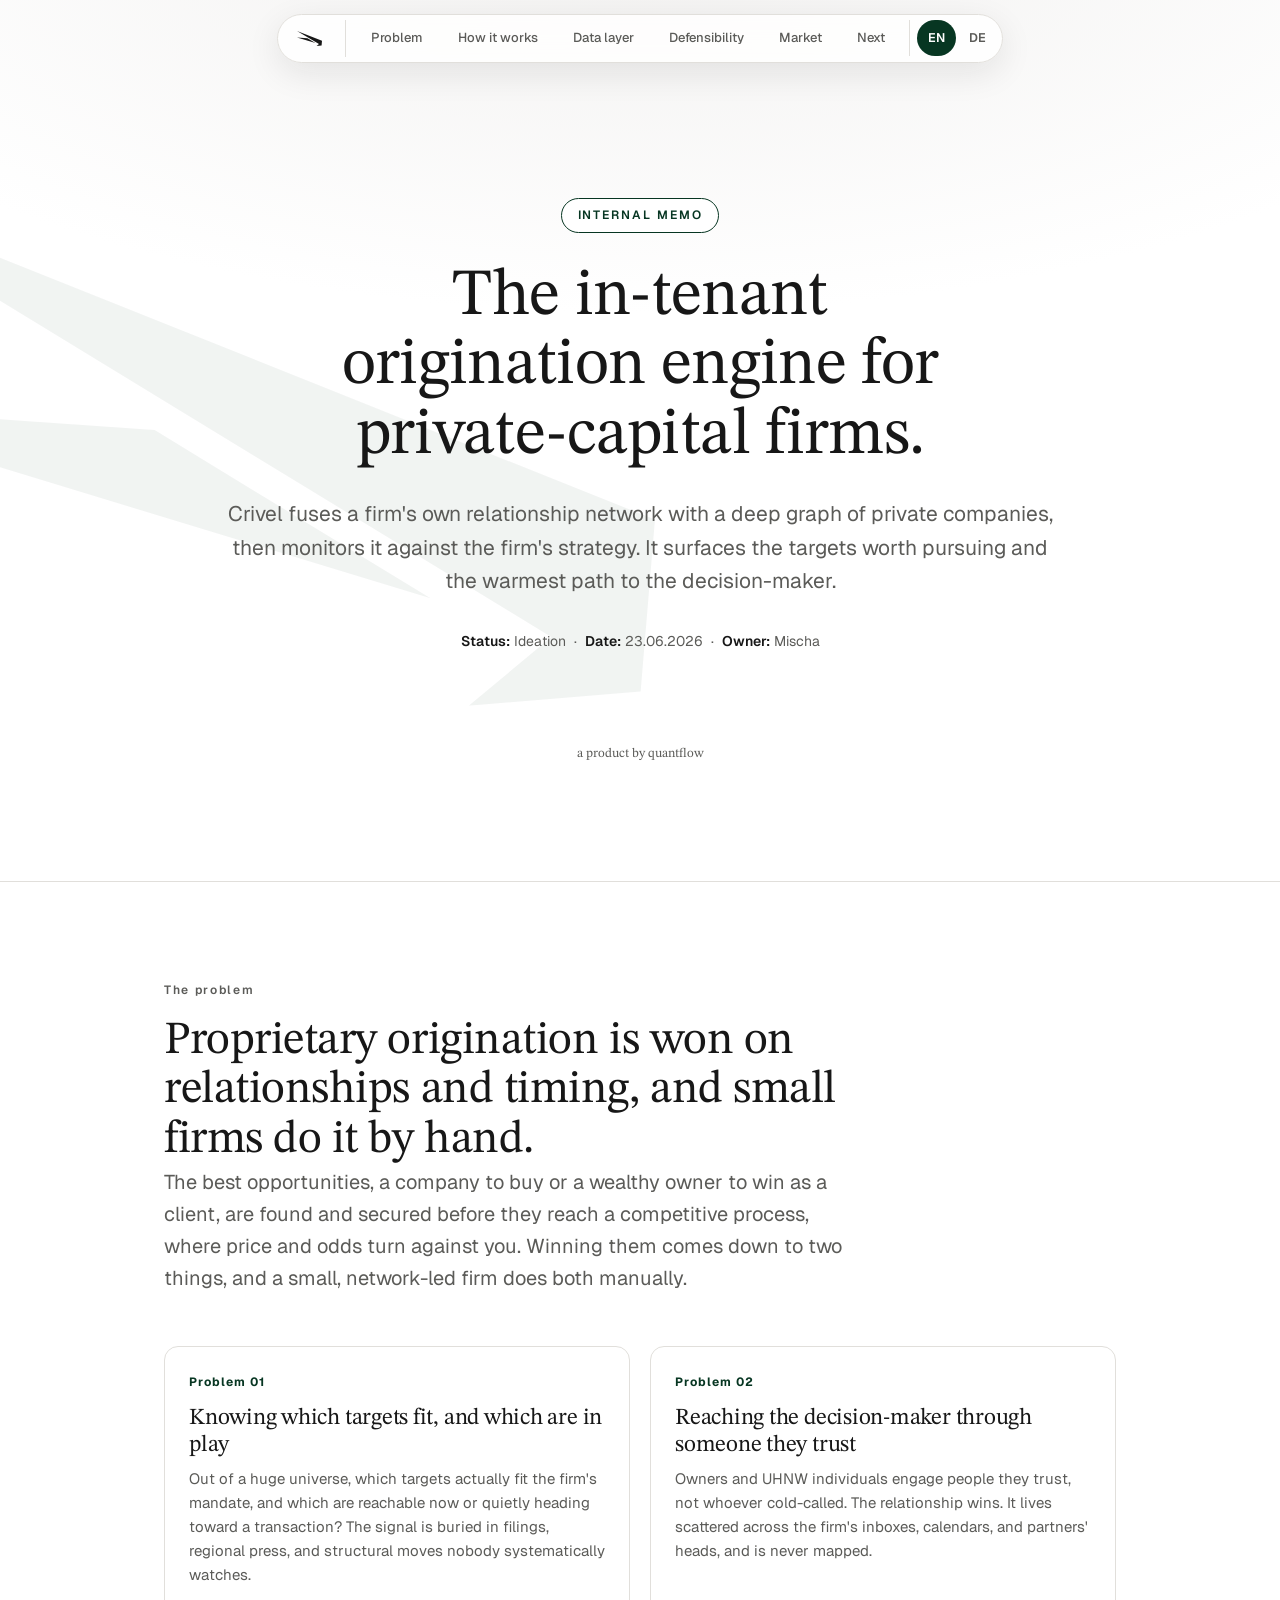
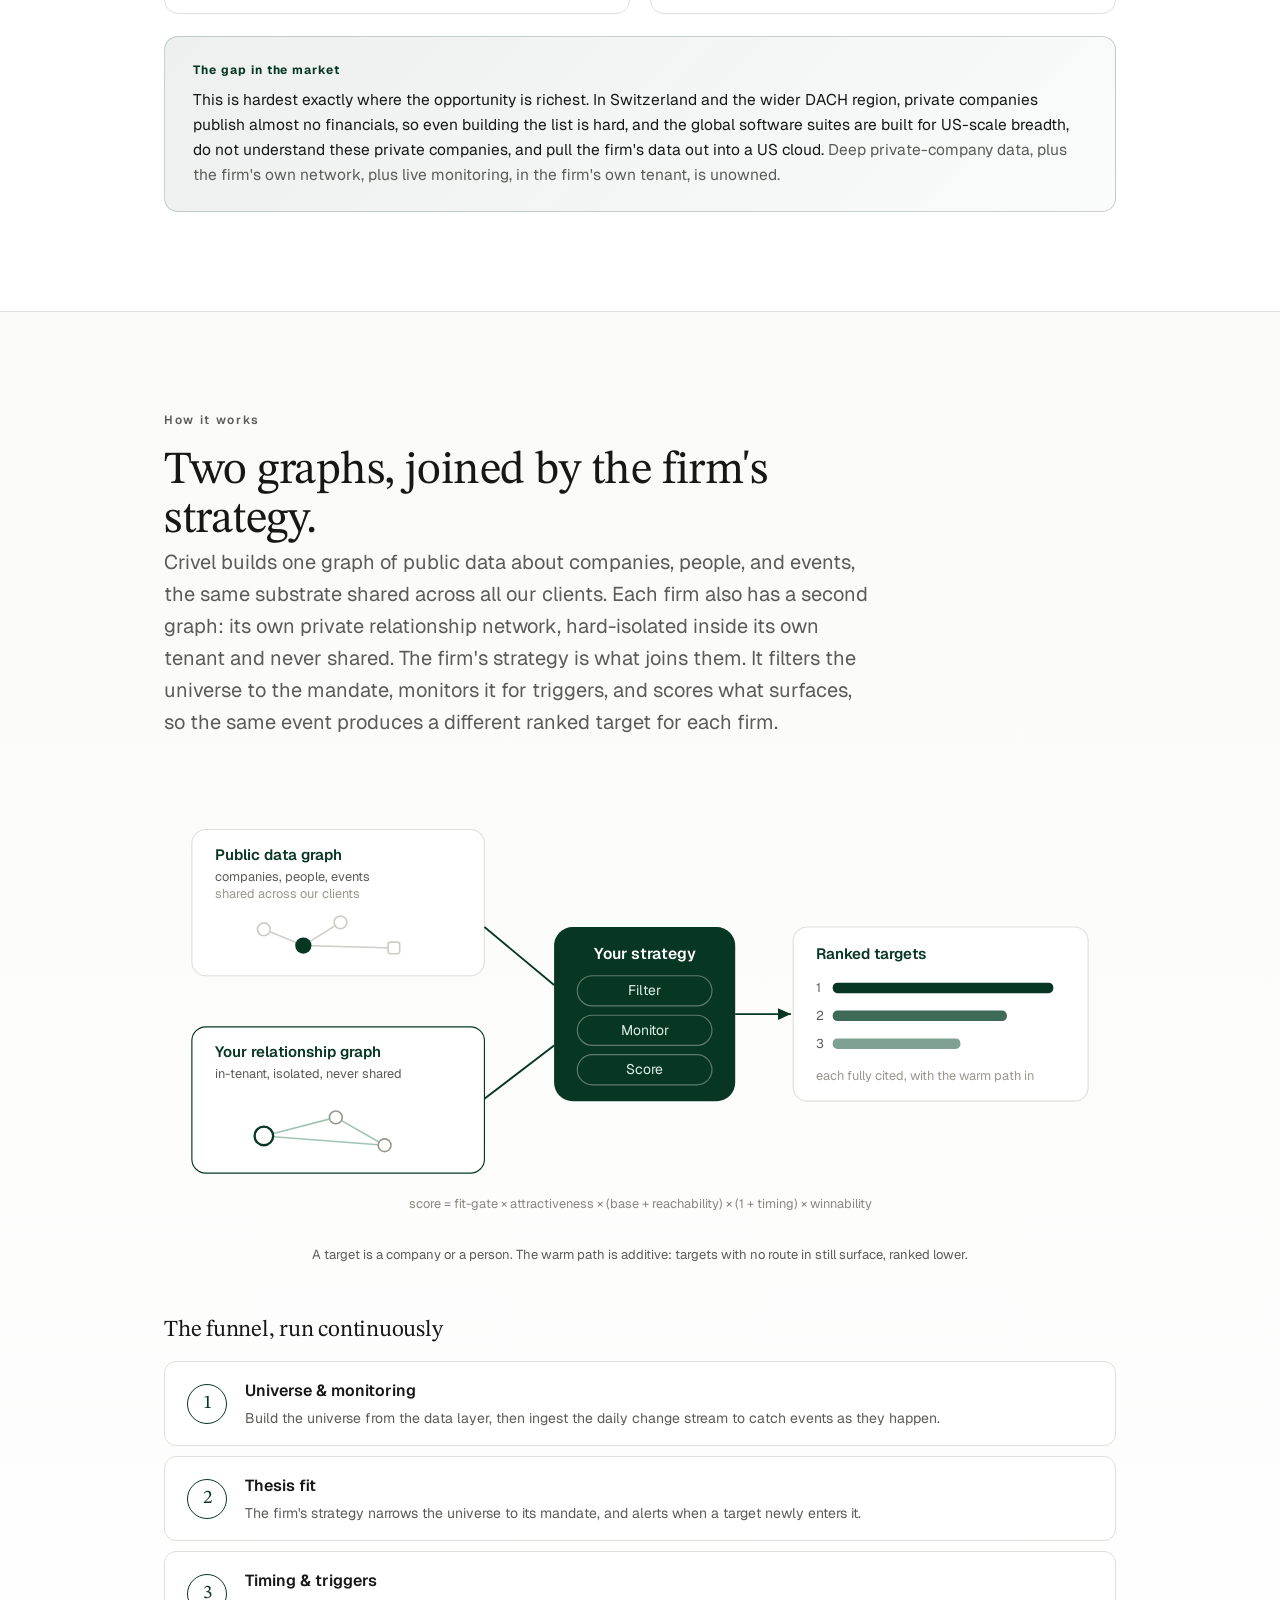
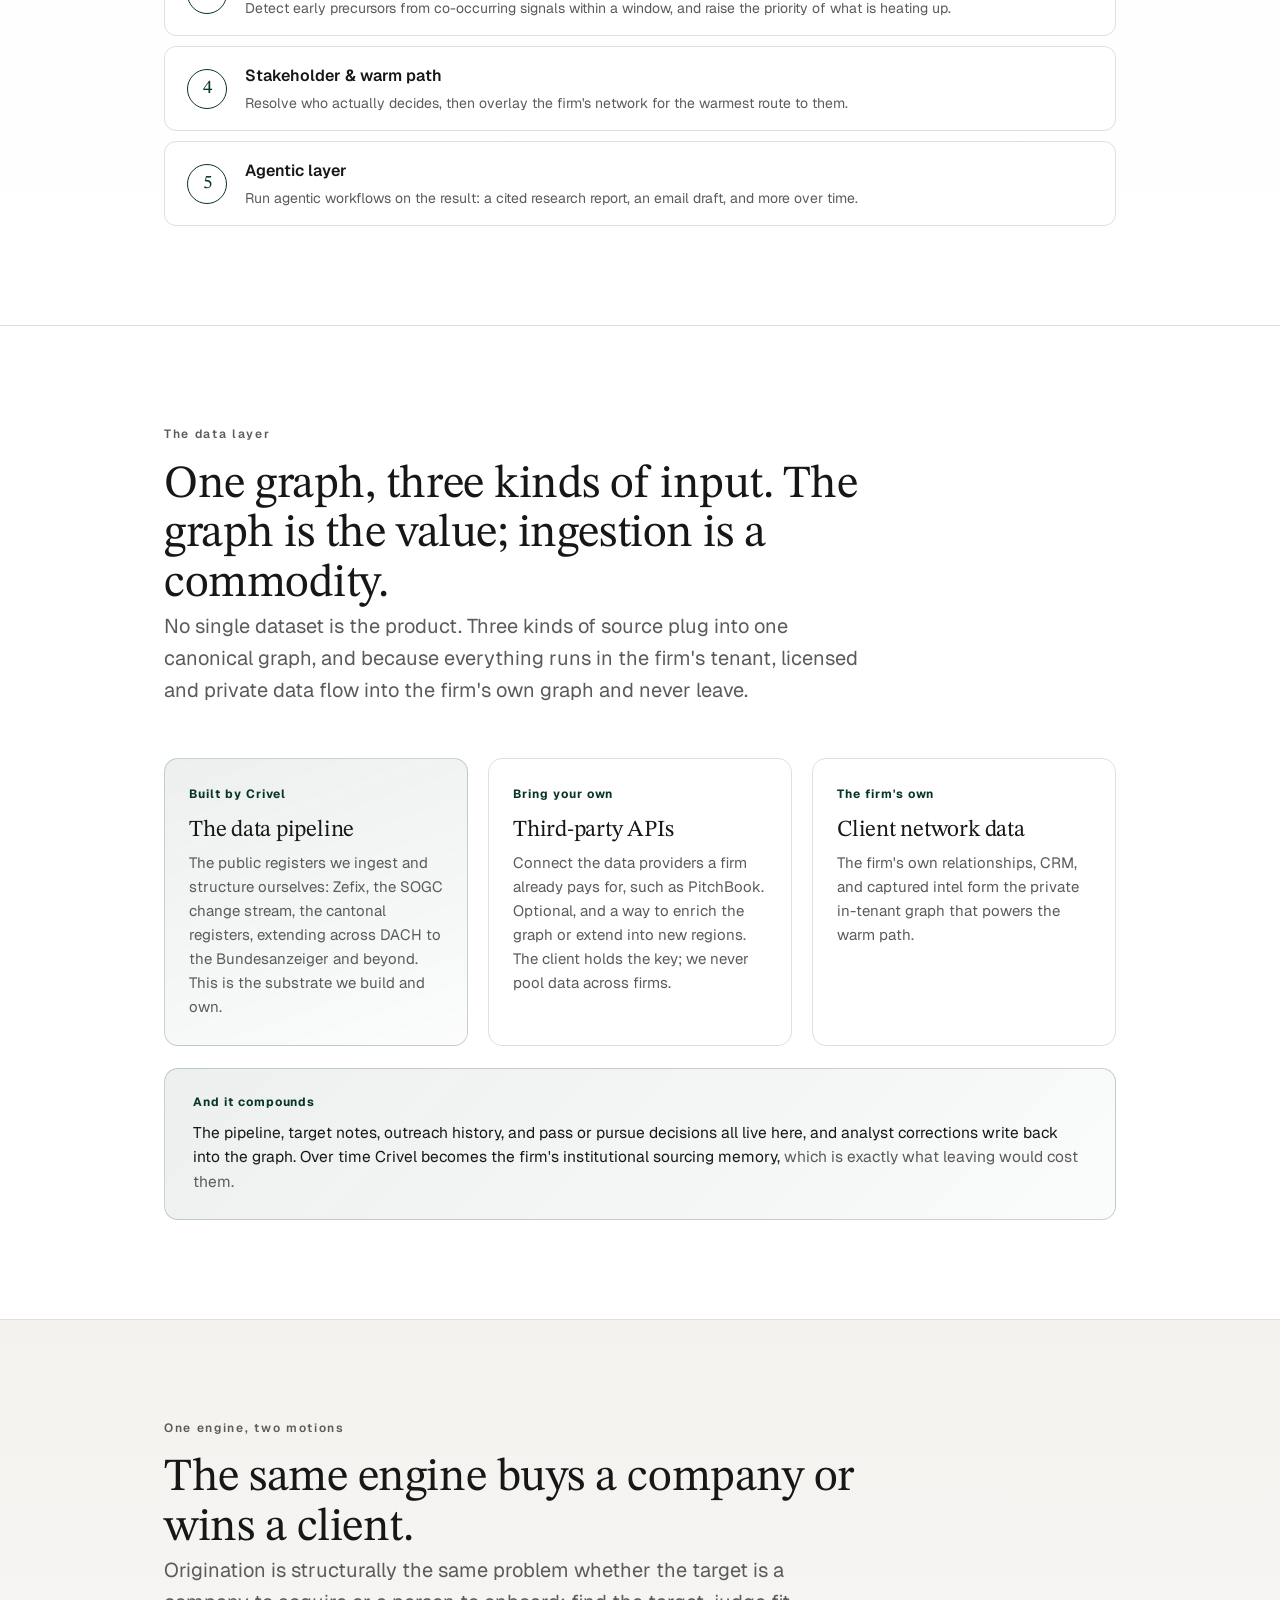
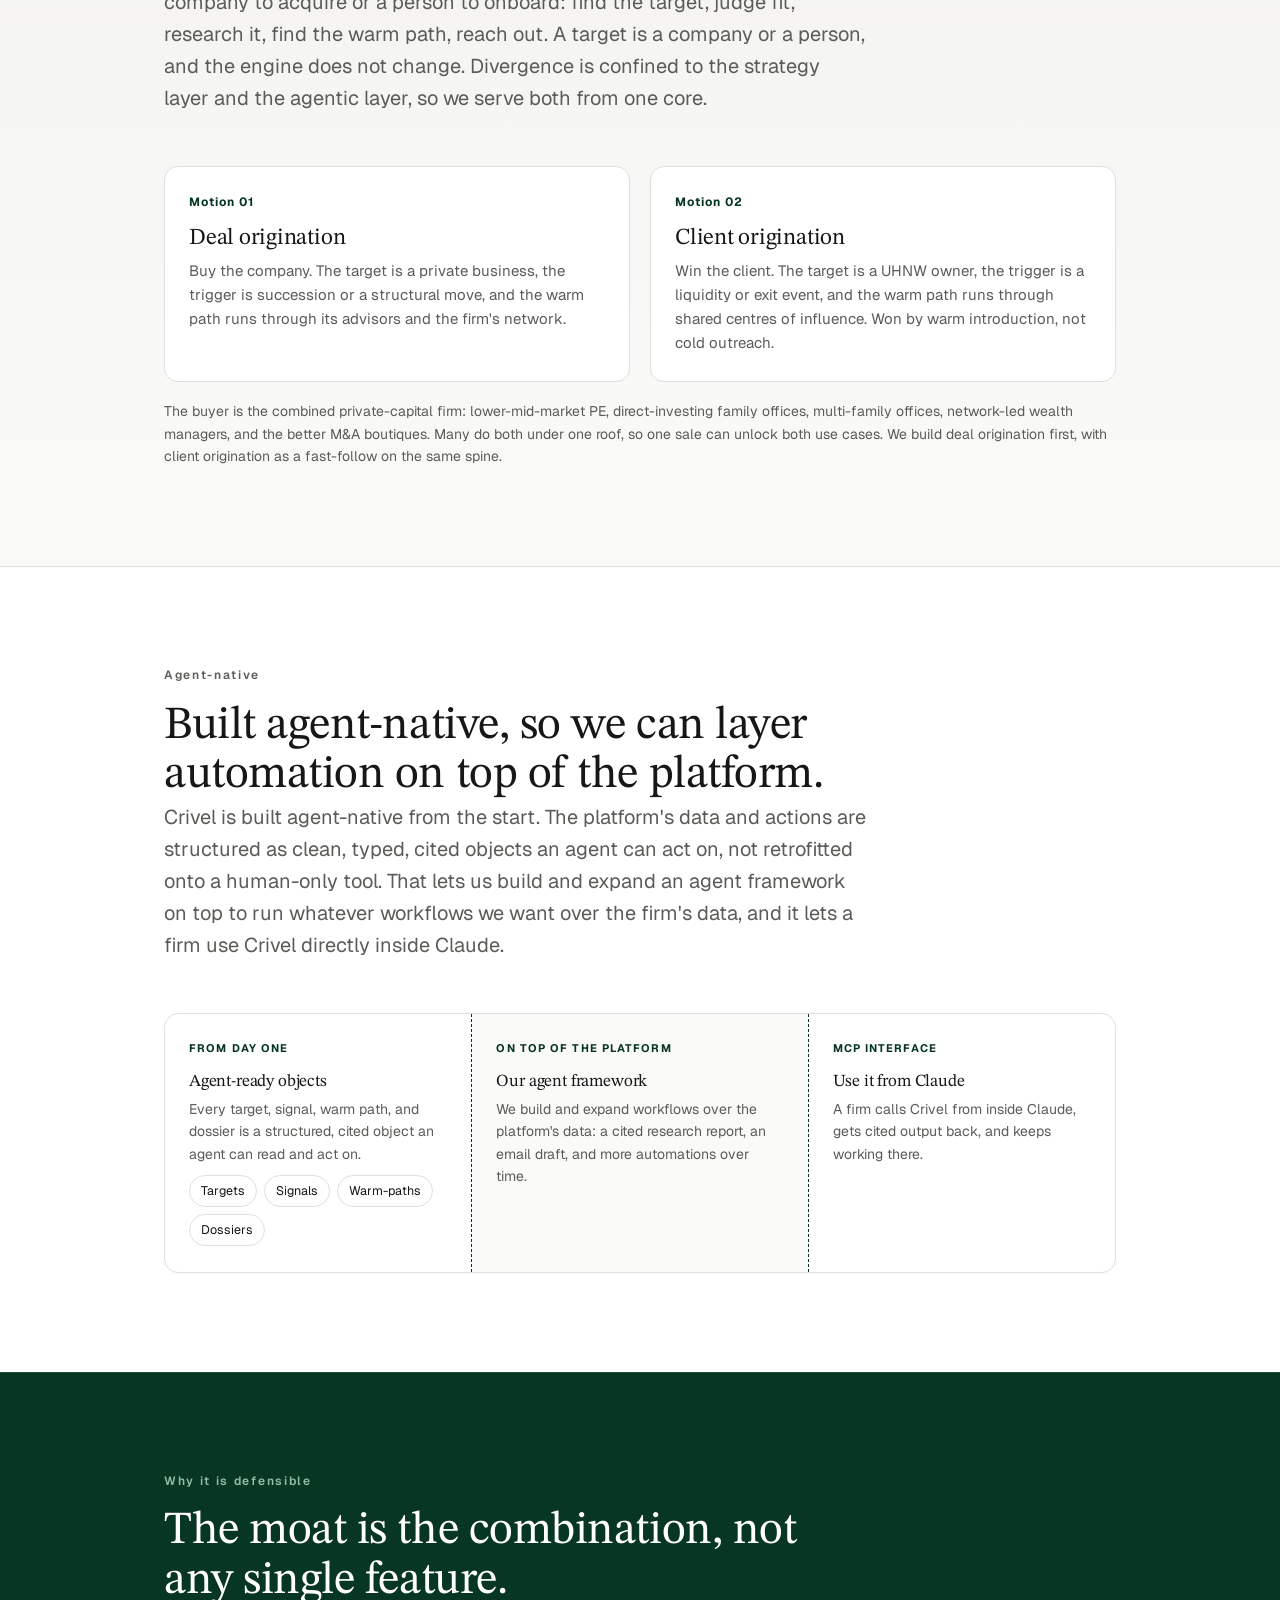
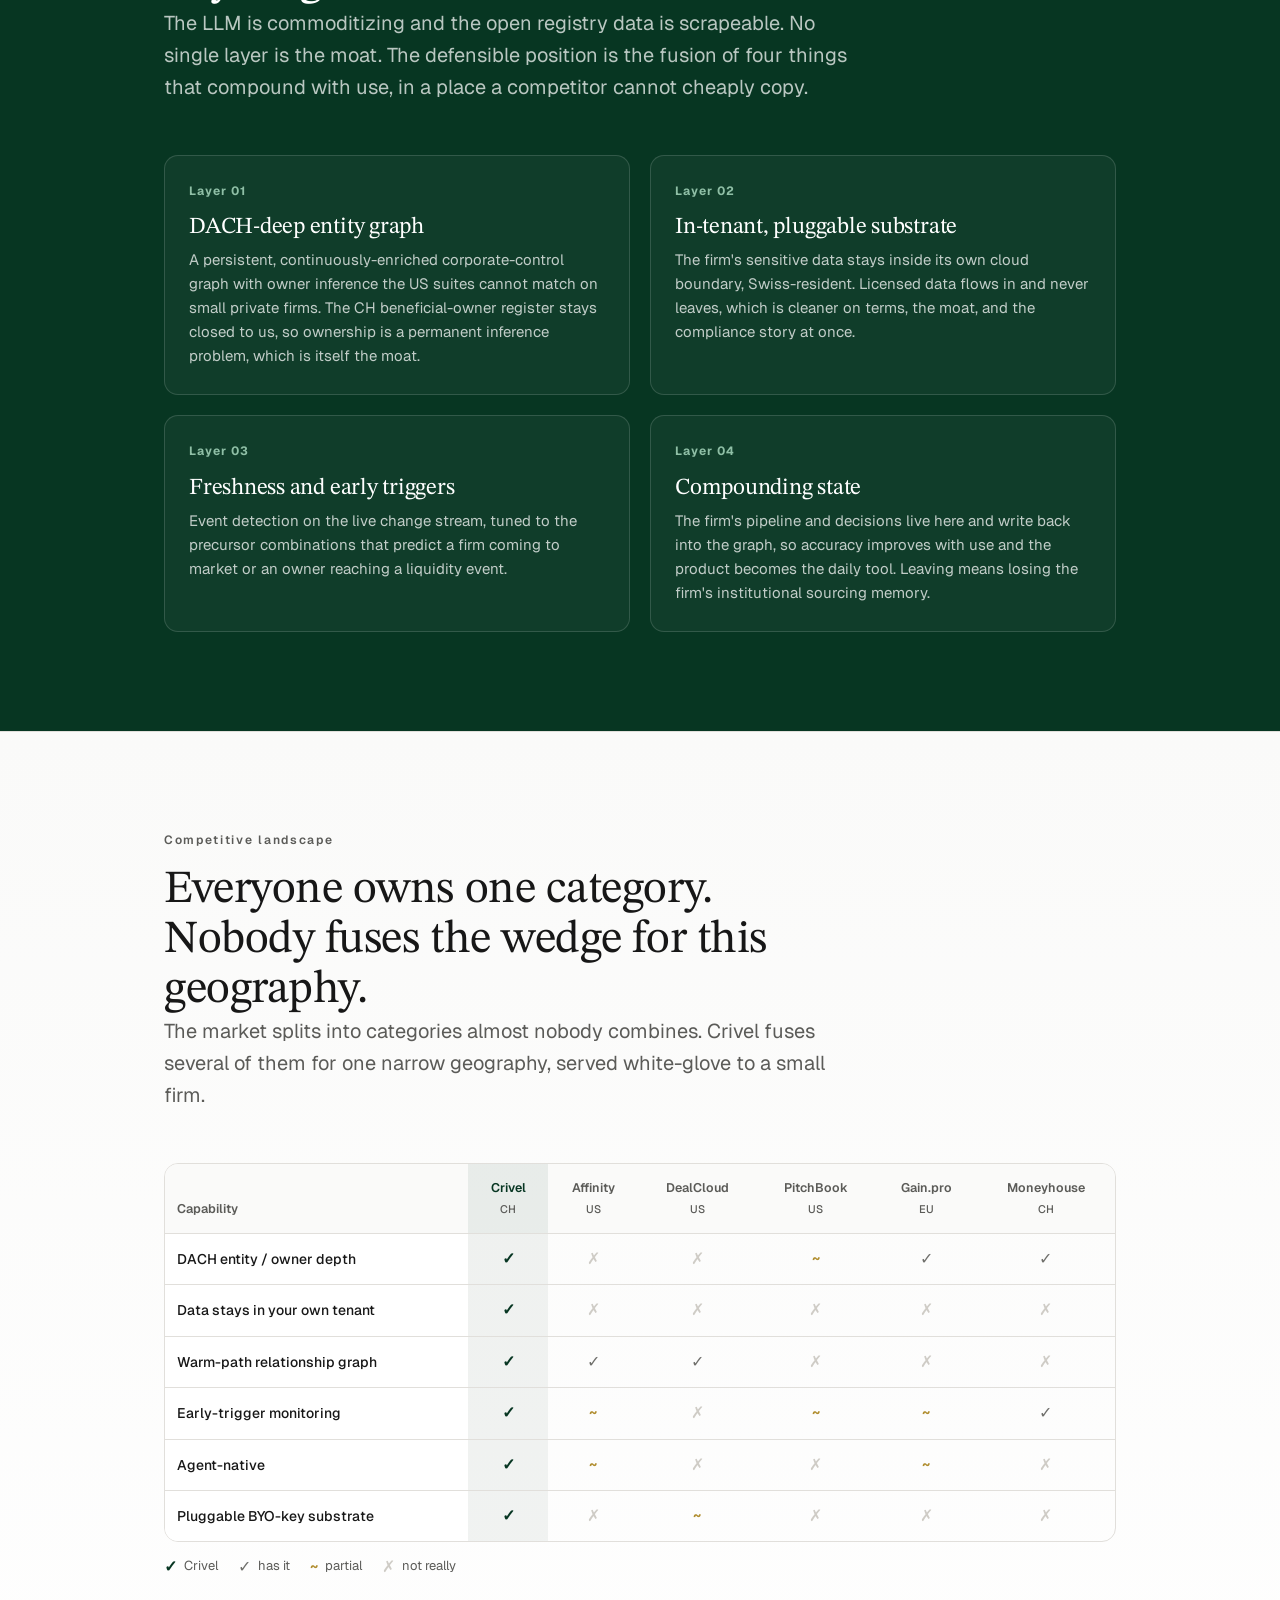
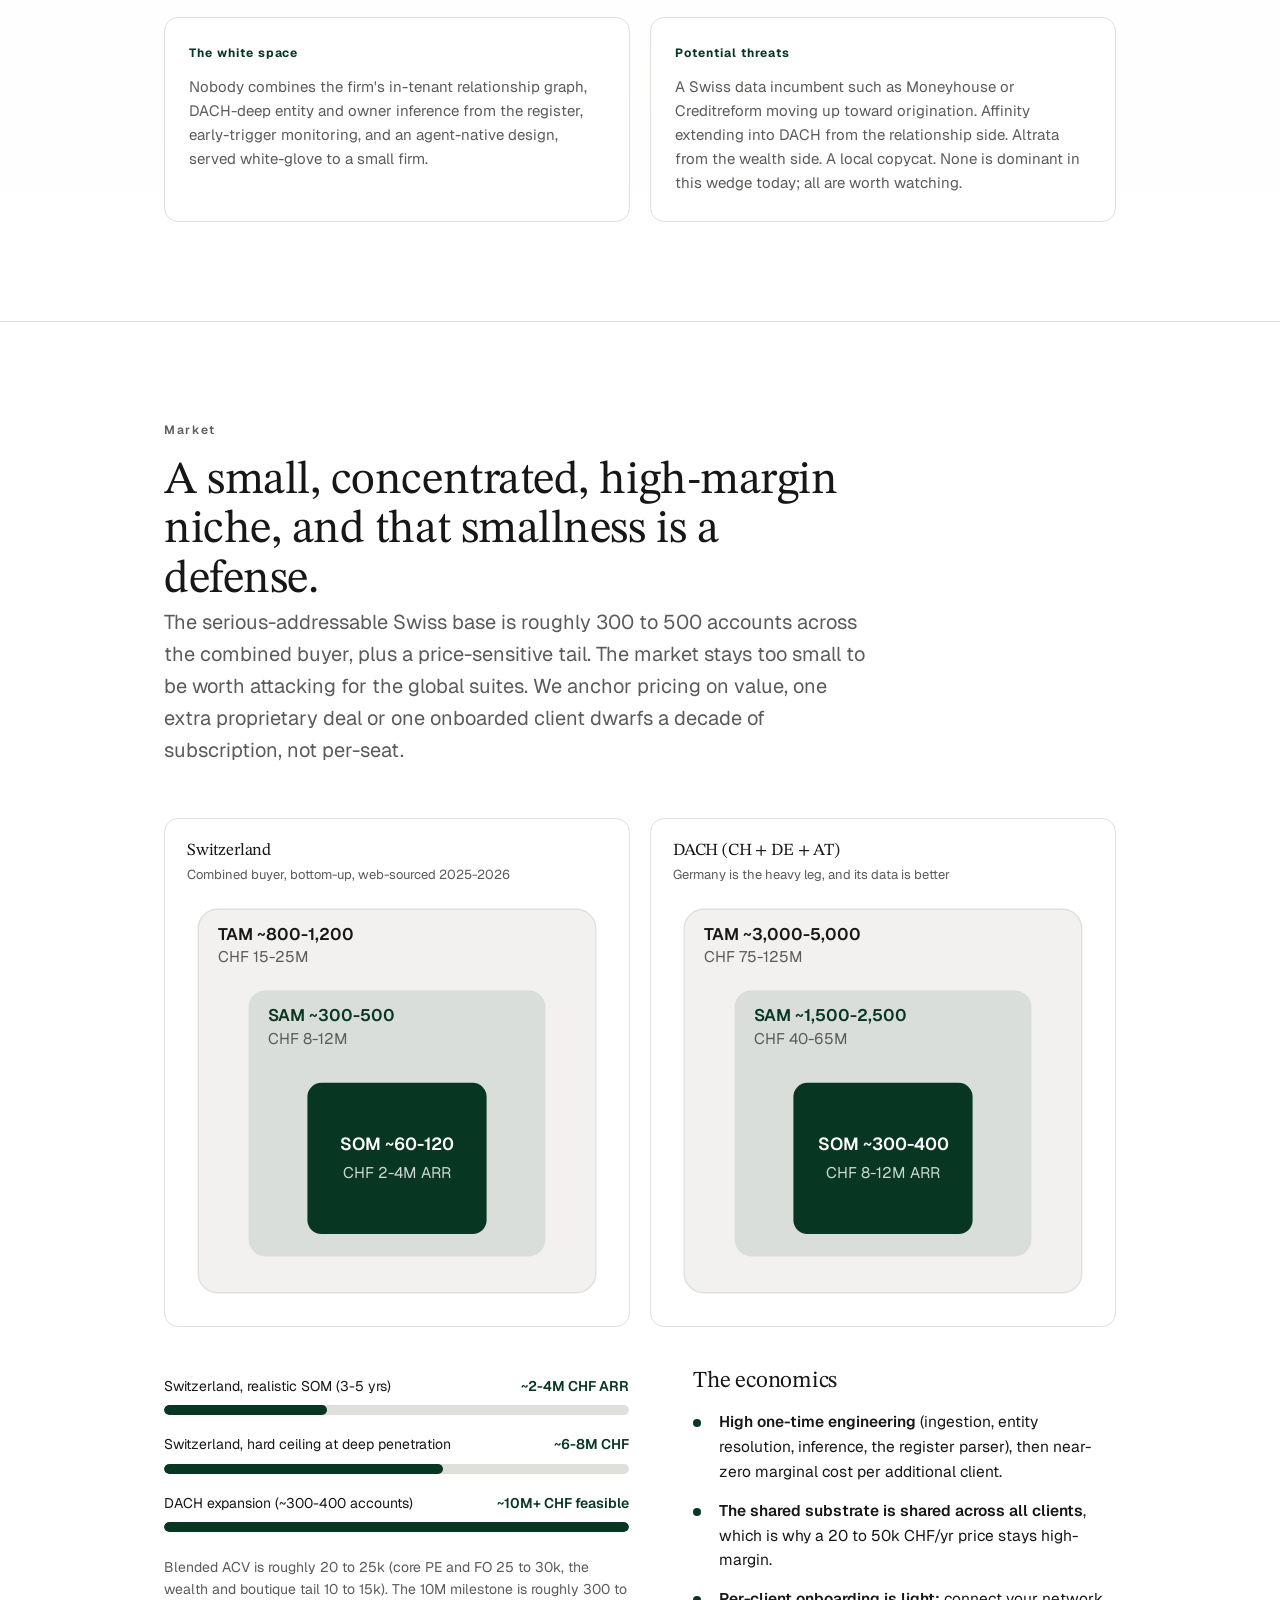
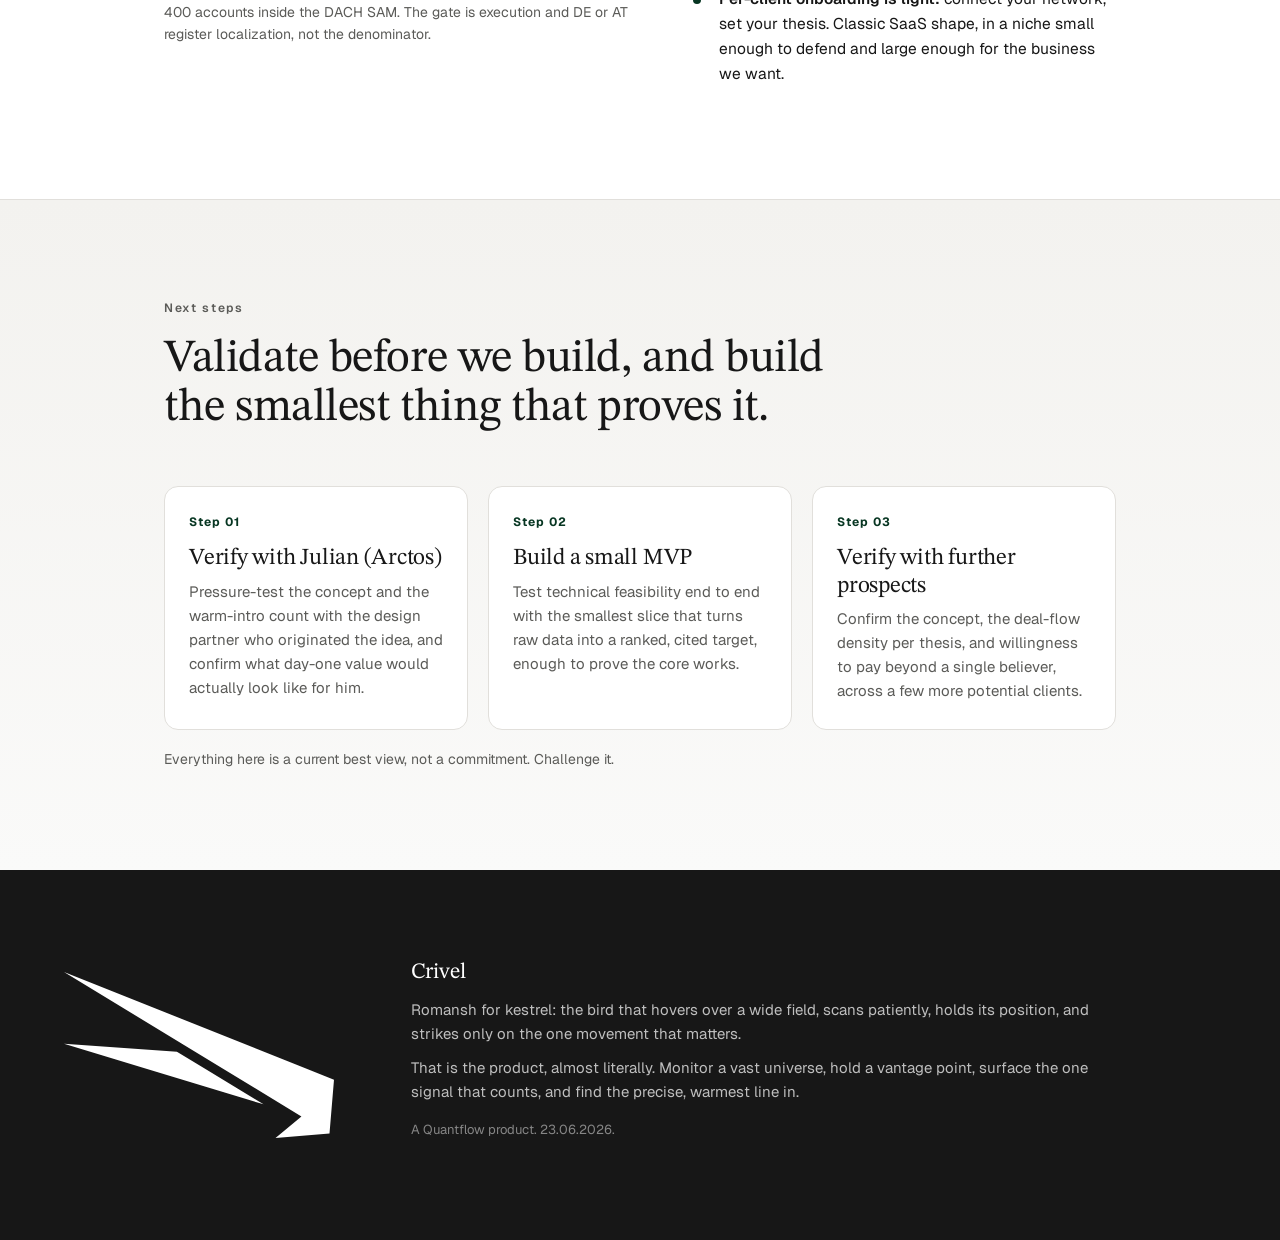
<file: index.html>
<!DOCTYPE html>
<html lang="en">
<head>
  <meta charset="UTF-8" />
  <meta name="viewport" content="width=device-width, initial-scale=1.0" />
  <title>Crivel · Internal Memo</title>
  <meta name="description" content="Crivel is the in-tenant origination engine for small private-capital firms. Internal working memo." />
  <link rel="icon" type="image/svg+xml" href="assets/crivel_icon_green.svg" />
  <link rel="preconnect" href="https://fonts.googleapis.com" />
  <link rel="preconnect" href="https://fonts.gstatic.com" crossorigin />
  <link href="https://fonts.googleapis.com/css2?family=STIX+Two+Text:wght@400;500&family=Geist:wght@400;500;600;700&display=swap" rel="stylesheet" />
  <link rel="stylesheet" href="styles.css" />
</head>
<body>

  <!-- ============ floating segmented nav ============ -->
  <nav class="flownav">
    <div class="group">
      <a class="brand-seg icon-seg" href="#top" aria-label="Crivel"><img src="assets/crivel_icon_black.svg" alt="Crivel" /></a>
      <span class="seg-div"></span>
      <a href="#problem">Problem</a>
      <a href="#product">How it works</a>
      <a href="#sources">Data layer</a>
      <a href="#moat">Defensibility</a>
      <a href="#market">Market</a>
      <a href="#next">Next</a>
      <span class="lang"><a class="on" href="index.html">EN</a><a href="de.html">DE</a></span>
    </div>
  </nav>

  <!-- ============ hero ============ -->
  <section class="hero" id="top">
    <div class="hero-bg"><img src="assets/crivel_icon_green.svg" alt="" /></div>
    <div class="wrap">
      <span class="memo-pill">Internal Memo</span>
      <h1>The in-tenant origination engine for private-capital firms.</h1>
      <p class="sub">Crivel fuses a firm's own relationship network with a deep graph of private companies, then monitors it against the firm's strategy. It surfaces the targets worth pursuing and the warmest path to the decision-maker.</p>
      <div class="status-line"><strong>Status:</strong> Ideation &nbsp;·&nbsp; <strong>Date:</strong> 23.06.2026 &nbsp;·&nbsp; <strong>Owner:</strong> Mischa</div>
      <div class="hero-byline">a product by quantflow</div>
    </div>
  </section>

  <!-- ============ problem ============ -->
  <section id="problem">
    <div class="wrap">
      <div class="section-head">
        <div class="section-num">The problem</div>
        <h2>Proprietary origination is won on relationships and timing, and small firms do it by hand.</h2>
        <p class="lede">The best opportunities, a company to buy or a wealthy owner to win as a client, are found and secured before they reach a competitive process, where price and odds turn against you. Winning them comes down to two things, and a small, network-led firm does both manually.</p>
      </div>
      <div class="grid cols-2">
        <div class="card">
          <div class="k">Problem 01</div>
          <h3>Knowing which targets fit, and which are in play</h3>
          <p>Out of a huge universe, which targets actually fit the firm's mandate, and which are reachable now or quietly heading toward a transaction? The signal is buried in filings, regional press, and structural moves nobody systematically watches.</p>
        </div>
        <div class="card">
          <div class="k">Problem 02</div>
          <h3>Reaching the decision-maker through someone they trust</h3>
          <p>Owners and UHNW individuals engage people they trust, not whoever cold-called. The relationship wins. It lives scattered across the firm's inboxes, calendars, and partners' heads, and is never mapped.</p>
        </div>
      </div>
      <div class="callout-green">
        <div class="k">The gap in the market</div>
        <p>This is hardest exactly where the opportunity is richest. In Switzerland and the wider DACH region, private companies publish almost no financials, so even building the list is hard, and the global software suites are built for US-scale breadth, do not understand these private companies, and pull the firm's data out into a US cloud. <span class="muted">Deep private-company data, plus the firm's own network, plus live monitoring, in the firm's own tenant, is unowned.</span></p>
      </div>
    </div>
  </section>

  <!-- ============ how it works ============ -->
  <section class="tone-paper" id="product">
    <div class="wrap">
      <div class="section-head">
        <div class="section-num">How it works</div>
        <h2>Two graphs, joined by the firm's strategy.</h2>
        <p class="lede">Crivel builds one graph of public data about companies, people, and events, the same substrate shared across all our clients. Each firm also has a second graph: its own private relationship network, hard-isolated inside its own tenant and never shared. The firm's strategy is what joins them. It filters the universe to the mandate, monitors it for triggers, and scores what surfaces, so the same event produces a different ranked target for each firm.</p>
      </div>

      <figure class="figure">
        <svg viewBox="0 0 820 380" role="img" aria-label="A public data graph and a private in-tenant relationship graph join through the firm's strategy, which filters, monitors, and scores, to produce a ranked, cited list of targets">
          <defs>
            <marker id="arr" markerWidth="9" markerHeight="9" refX="7" refY="3.2" orient="auto">
              <path d="M0,0 L7,3.2 L0,6.4 Z" fill="#073622"/>
            </marker>
          </defs>
          <g font-family="Geist, sans-serif">
            <!-- public graph plane -->
            <rect x="24" y="34" width="252" height="126" rx="12" fill="#FFFFFF" stroke="#E1DFDB"/>
            <text x="44" y="60" font-size="13" font-weight="600" fill="#073622">Public data graph</text>
            <text x="44" y="78" font-size="11" fill="#5b5b58">companies, people, events</text>
            <text x="44" y="93" font-size="11" fill="#9a978f">shared across our clients</text>
            <g stroke="#cfccc6" stroke-width="1.3">
              <line x1="120" y1="134" x2="86" y2="120"/>
              <line x1="120" y1="134" x2="152" y2="114"/>
              <line x1="120" y1="134" x2="198" y2="136"/>
            </g>
            <circle cx="86" cy="120" r="5.5" fill="#fff" stroke="#cfccc6" stroke-width="1.4"/>
            <circle cx="152" cy="114" r="5.5" fill="#fff" stroke="#cfccc6" stroke-width="1.4"/>
            <rect x="193" y="131" width="10" height="10" rx="2" fill="#fff" stroke="#cfccc6" stroke-width="1.4"/>
            <circle cx="120" cy="134" r="7" fill="#073622"/>
            <!-- private graph plane -->
            <rect x="24" y="204" width="252" height="126" rx="12" fill="#FFFFFF" stroke="#073622"/>
            <text x="44" y="230" font-size="13" font-weight="600" fill="#073622">Your relationship graph</text>
            <text x="44" y="248" font-size="11" fill="#5b5b58">in-tenant, isolated, never shared</text>
            <g stroke="#9fc4b3" stroke-width="1.4">
              <line x1="86" y1="298" x2="148" y2="282"/>
              <line x1="148" y1="282" x2="190" y2="306"/>
              <line x1="86" y1="298" x2="190" y2="306"/>
            </g>
            <circle cx="86" cy="298" r="8" fill="#fff" stroke="#073622" stroke-width="2"/>
            <circle cx="148" cy="282" r="5.5" fill="#fff" stroke="#9a978f" stroke-width="1.4"/>
            <circle cx="190" cy="306" r="5.5" fill="#fff" stroke="#9a978f" stroke-width="1.4"/>
            <!-- connectors into strategy -->
            <path d="M276 118 L336 168" stroke="#073622" stroke-width="1.6" fill="none"/>
            <path d="M276 266 L336 220" stroke="#073622" stroke-width="1.6" fill="none"/>
            <!-- strategy engine -->
            <rect x="336" y="118" width="156" height="150" rx="16" fill="#073622"/>
            <text x="414" y="146" text-anchor="middle" font-size="13.5" font-weight="600" fill="#ffffff">Your strategy</text>
            <g>
              <rect x="356" y="160" width="116" height="26" rx="13" fill="none" stroke="rgba(255,255,255,0.35)"/>
              <text x="414" y="177" text-anchor="middle" font-size="12" fill="#dff0e8">Filter</text>
              <rect x="356" y="194" width="116" height="26" rx="13" fill="none" stroke="rgba(255,255,255,0.35)"/>
              <text x="414" y="211" text-anchor="middle" font-size="12" fill="#dff0e8">Monitor</text>
              <rect x="356" y="228" width="116" height="26" rx="13" fill="none" stroke="rgba(255,255,255,0.35)"/>
              <text x="414" y="245" text-anchor="middle" font-size="12" fill="#dff0e8">Score</text>
            </g>
            <path d="M492 193 L540 193" stroke="#073622" stroke-width="1.6" fill="none" marker-end="url(#arr)"/>
            <!-- output: ranked targets -->
            <rect x="542" y="118" width="254" height="150" rx="12" fill="#FFFFFF" stroke="#E1DFDB"/>
            <text x="562" y="146" font-size="13" font-weight="600" fill="#073622">Ranked targets</text>
            <g font-size="11" fill="#5b5b58">
              <text x="562" y="174">1</text><rect x="576" y="166" width="190" height="9" rx="4" fill="#073622"/>
              <text x="562" y="198">2</text><rect x="576" y="190" width="150" height="9" rx="4" fill="#3f6a57"/>
              <text x="562" y="222">3</text><rect x="576" y="214" width="110" height="9" rx="4" fill="#7fa191"/>
            </g>
            <text x="562" y="250" font-size="11" fill="#9a978f">each fully cited, with the warm path in</text>
            <!-- scoring formula, tied to Score -->
            <text x="410" y="360" text-anchor="middle" font-size="11" fill="#8a877f">score = fit-gate &#215; attractiveness &#215; (base + reachability) &#215; (1 + timing) &#215; winnability</text>
          </g>
        </svg>
        <figcaption class="fig-cap">A target is a company or a person. The warm path is additive: targets with no route in still surface, ranked lower.</figcaption>
      </figure>

      <h3 style="margin:50px 0 18px;">The funnel, run continuously</h3>
      <div class="funnel-v">
        <div class="frow"><div class="n">1</div><div class="t">Universe &amp; monitoring<span class="d">Build the universe from the data layer, then ingest the daily change stream to catch events as they happen.</span></div></div>
        <div class="frow"><div class="n">2</div><div class="t">Thesis fit<span class="d">The firm's strategy narrows the universe to its mandate, and alerts when a target newly enters it.</span></div></div>
        <div class="frow"><div class="n">3</div><div class="t">Timing &amp; triggers<span class="d">Detect early precursors from co-occurring signals within a window, and raise the priority of what is heating up.</span></div></div>
        <div class="frow"><div class="n">4</div><div class="t">Stakeholder &amp; warm path<span class="d">Resolve who actually decides, then overlay the firm's network for the warmest route to them.</span></div></div>
        <div class="frow"><div class="n">5</div><div class="t">Agentic layer<span class="d">Run agentic workflows on the result: a cited research report, an email draft, and more over time.</span></div></div>
      </div>
    </div>
  </section>

  <!-- ============ data layer ============ -->
  <section id="sources">
    <div class="wrap">
      <div class="section-head">
        <div class="section-num">The data layer</div>
        <h2>One graph, three kinds of input. The graph is the value; ingestion is a commodity.</h2>
        <p class="lede">No single dataset is the product. Three kinds of source plug into one canonical graph, and because everything runs in the firm's tenant, licensed and private data flow into the firm's own graph and never leave.</p>
      </div>
      <div class="grid cols-3">
        <div class="card green-tint"><div class="k">Built by Crivel</div><h3>The data pipeline</h3><p>The public registers we ingest and structure ourselves: Zefix, the SOGC change stream, the cantonal registers, extending across DACH to the Bundesanzeiger and beyond. This is the substrate we build and own.</p></div>
        <div class="card"><div class="k">Bring your own</div><h3>Third-party APIs</h3><p>Connect the data providers a firm already pays for, such as PitchBook. Optional, and a way to enrich the graph or extend into new regions. The client holds the key; we never pool data across firms.</p></div>
        <div class="card"><div class="k">The firm's own</div><h3>Client network data</h3><p>The firm's own relationships, CRM, and captured intel form the private in-tenant graph that powers the warm path.</p></div>
      </div>
      <div class="callout-green">
        <div class="k">And it compounds</div>
        <p>The pipeline, target notes, outreach history, and pass or pursue decisions all live here, and analyst corrections write back into the graph. Over time Crivel becomes the firm's institutional sourcing memory, <span class="muted">which is exactly what leaving would cost them.</span></p>
      </div>
    </div>
  </section>

  <!-- ============ one engine, two motions ============ -->
  <section class="tone-grey" id="segments">
    <div class="wrap">
      <div class="section-head">
        <div class="section-num">One engine, two motions</div>
        <h2>The same engine buys a company or wins a client.</h2>
        <p class="lede">Origination is structurally the same problem whether the target is a company to acquire or a person to onboard: find the target, judge fit, research it, find the warm path, reach out. A target is a company or a person, and the engine does not change. Divergence is confined to the strategy layer and the agentic layer, so we serve both from one core.</p>
      </div>
      <div class="grid cols-2">
        <div class="card"><div class="k">Motion 01</div><h3>Deal origination</h3><p>Buy the company. The target is a private business, the trigger is succession or a structural move, and the warm path runs through its advisors and the firm's network.</p></div>
        <div class="card"><div class="k">Motion 02</div><h3>Client origination</h3><p>Win the client. The target is a UHNW owner, the trigger is a liquidity or exit event, and the warm path runs through shared centres of influence. Won by warm introduction, not cold outreach.</p></div>
      </div>
      <p class="kicker-line">The buyer is the combined private-capital firm: lower-mid-market PE, direct-investing family offices, multi-family offices, network-led wealth managers, and the better M&amp;A boutiques. Many do both under one roof, so one sale can unlock both use cases. We build deal origination first, with client origination as a fast-follow on the same spine.</p>
    </div>
  </section>

  <!-- ============ agent-native ============ -->
  <section id="agent">
    <div class="wrap">
      <div class="section-head">
        <div class="section-num">Agent-native</div>
        <h2>Built agent-native, so we can layer automation on top of the platform.</h2>
        <p class="lede">Crivel is built agent-native from the start. The platform's data and actions are structured as clean, typed, cited objects an agent can act on, not retrofitted onto a human-only tool. That lets us build and expand an agent framework on top to run whatever workflows we want over the firm's data, and it lets a firm use Crivel directly inside Claude.</p>
      </div>
      <div class="seam">
        <div class="col">
          <div class="k">From day one</div>
          <h3>Agent-ready objects</h3>
          <p>Every target, signal, warm path, and dossier is a structured, cited object an agent can read and act on.</p>
          <div class="chips">
            <span class="chip">Targets</span><span class="chip">Signals</span><span class="chip">Warm-paths</span><span class="chip">Dossiers</span>
          </div>
        </div>
        <div class="col mid">
          <div class="k">On top of the platform</div>
          <h3>Our agent framework</h3>
          <p>We build and expand workflows over the platform's data: a cited research report, an email draft, and more automations over time.</p>
        </div>
        <div class="col">
          <div class="k">MCP interface</div>
          <h3>Use it from Claude</h3>
          <p>A firm calls Crivel from inside Claude, gets cited output back, and keeps working there.</p>
        </div>
      </div>
    </div>
  </section>

  <!-- ============ defensibility (the one dark beat) ============ -->
  <section class="tone-dark" id="moat">
    <div class="wrap">
      <div class="section-head">
        <div class="section-num">Why it is defensible</div>
        <h2>The moat is the combination, not any single feature.</h2>
        <p class="lede">The LLM is commoditizing and the open registry data is scrapeable. No single layer is the moat. The defensible position is the fusion of four things that compound with use, in a place a competitor cannot cheaply copy.</p>
      </div>
      <div class="grid cols-2">
        <div class="card"><div class="k">Layer 01</div><h3>DACH-deep entity graph</h3><p>A persistent, continuously-enriched corporate-control graph with owner inference the US suites cannot match on small private firms. The CH beneficial-owner register stays closed to us, so ownership is a permanent inference problem, which is itself the moat.</p></div>
        <div class="card"><div class="k">Layer 02</div><h3>In-tenant, pluggable substrate</h3><p>The firm's sensitive data stays inside its own cloud boundary, Swiss-resident. Licensed data flows in and never leaves, which is cleaner on terms, the moat, and the compliance story at once.</p></div>
        <div class="card"><div class="k">Layer 03</div><h3>Freshness and early triggers</h3><p>Event detection on the live change stream, tuned to the precursor combinations that predict a firm coming to market or an owner reaching a liquidity event.</p></div>
        <div class="card"><div class="k">Layer 04</div><h3>Compounding state</h3><p>The firm's pipeline and decisions live here and write back into the graph, so accuracy improves with use and the product becomes the daily tool. Leaving means losing the firm's institutional sourcing memory.</p></div>
      </div>
    </div>
  </section>

  <!-- ============ competitive landscape ============ -->
  <section class="tone-paper" id="landscape">
    <div class="wrap">
      <div class="section-head">
        <div class="section-num">Competitive landscape</div>
        <h2>Everyone owns one category. Nobody fuses the wedge for this geography.</h2>
        <p class="lede">The market splits into categories almost nobody combines. Crivel fuses several of them for one narrow geography, served white-glove to a small firm.</p>
      </div>
      <div class="matrix-wrap">
        <table class="matrix">
          <thead>
            <tr>
              <th class="cap">Capability</th>
              <th class="crivel">Crivel<span class="flag">CH</span></th>
              <th>Affinity<span class="flag">US</span></th>
              <th>DealCloud<span class="flag">US</span></th>
              <th>PitchBook<span class="flag">US</span></th>
              <th>Gain.pro<span class="flag">EU</span></th>
              <th>Moneyhouse<span class="flag">CH</span></th>
            </tr>
          </thead>
          <tbody>
            <tr>
              <th>DACH entity / owner depth</th>
              <td class="crivel-cell"><span class="mk yes">&#10003;</span></td>
              <td><span class="mk no">&#10007;</span></td>
              <td><span class="mk no">&#10007;</span></td>
              <td><span class="mk part">~</span></td>
              <td><span class="mk other">&#10003;</span></td>
              <td><span class="mk other">&#10003;</span></td>
            </tr>
            <tr>
              <th>Data stays in your own tenant</th>
              <td class="crivel-cell"><span class="mk yes">&#10003;</span></td>
              <td><span class="mk no">&#10007;</span></td>
              <td><span class="mk no">&#10007;</span></td>
              <td><span class="mk no">&#10007;</span></td>
              <td><span class="mk no">&#10007;</span></td>
              <td><span class="mk no">&#10007;</span></td>
            </tr>
            <tr>
              <th>Warm-path relationship graph</th>
              <td class="crivel-cell"><span class="mk yes">&#10003;</span></td>
              <td><span class="mk other">&#10003;</span></td>
              <td><span class="mk other">&#10003;</span></td>
              <td><span class="mk no">&#10007;</span></td>
              <td><span class="mk no">&#10007;</span></td>
              <td><span class="mk no">&#10007;</span></td>
            </tr>
            <tr>
              <th>Early-trigger monitoring</th>
              <td class="crivel-cell"><span class="mk yes">&#10003;</span></td>
              <td><span class="mk part">~</span></td>
              <td><span class="mk no">&#10007;</span></td>
              <td><span class="mk part">~</span></td>
              <td><span class="mk part">~</span></td>
              <td><span class="mk other">&#10003;</span></td>
            </tr>
            <tr>
              <th>Agent-native</th>
              <td class="crivel-cell"><span class="mk yes">&#10003;</span></td>
              <td><span class="mk part">~</span></td>
              <td><span class="mk no">&#10007;</span></td>
              <td><span class="mk no">&#10007;</span></td>
              <td><span class="mk part">~</span></td>
              <td><span class="mk no">&#10007;</span></td>
            </tr>
            <tr>
              <th>Pluggable BYO-key substrate</th>
              <td class="crivel-cell"><span class="mk yes">&#10003;</span></td>
              <td><span class="mk no">&#10007;</span></td>
              <td><span class="mk part">~</span></td>
              <td><span class="mk no">&#10007;</span></td>
              <td><span class="mk no">&#10007;</span></td>
              <td><span class="mk no">&#10007;</span></td>
            </tr>
          </tbody>
        </table>
      </div>
      <div class="matrix-legend">
        <span><span class="mk yes">&#10003;</span> Crivel</span>
        <span><span class="mk other">&#10003;</span> has it</span>
        <span><span class="mk part">~</span> partial</span>
        <span><span class="mk no">&#10007;</span> not really</span>
      </div>
      <div class="grid cols-2" style="margin-top:40px;">
        <div class="card"><div class="k">The white space</div><p>Nobody combines the firm's in-tenant relationship graph, DACH-deep entity and owner inference from the register, early-trigger monitoring, and an agent-native design, served white-glove to a small firm.</p></div>
        <div class="card"><div class="k">Potential threats</div><p>A Swiss data incumbent such as Moneyhouse or Creditreform moving up toward origination. Affinity extending into DACH from the relationship side. Altrata from the wealth side. A local copycat. None is dominant in this wedge today; all are worth watching.</p></div>
      </div>
    </div>
  </section>

  <!-- ============ market ============ -->
  <section id="market">
    <div class="wrap">
      <div class="section-head">
        <div class="section-num">Market</div>
        <h2>A small, concentrated, high-margin niche, and that smallness is a defense.</h2>
        <p class="lede">The serious-addressable Swiss base is roughly 300 to 500 accounts across the combined buyer, plus a price-sensitive tail. The market stays too small to be worth attacking for the global suites. We anchor pricing on value, one extra proprietary deal or one onboarded client dwarfs a decade of subscription, not per-seat.</p>
      </div>
      <div class="nested-grid">
        <div class="nested-panel">
          <h3>Switzerland</h3>
          <div class="sub">Combined buyer, bottom-up, web-sourced 2025-2026</div>
          <svg viewBox="0 0 300 290" role="img" aria-label="Switzerland TAM SAM SOM nested">
            <g font-family="Geist, sans-serif">
              <rect x="8" y="8" width="284" height="274" rx="14" fill="#F2F1F0" stroke="#E1DFDB"/>
              <text x="22" y="30" font-size="12" font-weight="600" fill="#171717">TAM  ~800-1,200</text>
              <text x="22" y="46" font-size="11" fill="#5b5b58">CHF 15-25M</text>
              <rect x="44" y="66" width="212" height="190" rx="12" fill="rgba(7,54,34,0.10)"/>
              <text x="58" y="88" font-size="12" font-weight="600" fill="#073622">SAM  ~300-500</text>
              <text x="58" y="104" font-size="11" fill="#5b5b58">CHF 8-12M</text>
              <rect x="86" y="132" width="128" height="108" rx="10" fill="#073622"/>
              <text x="150" y="180" text-anchor="middle" font-size="12.5" font-weight="600" fill="#ffffff">SOM ~60-120</text>
              <text x="150" y="200" text-anchor="middle" font-size="11" fill="rgba(255,255,255,0.8)">CHF 2-4M ARR</text>
            </g>
          </svg>
        </div>
        <div class="nested-panel">
          <h3>DACH (CH + DE + AT)</h3>
          <div class="sub">Germany is the heavy leg, and its data is better</div>
          <svg viewBox="0 0 300 290" role="img" aria-label="DACH TAM SAM SOM nested">
            <g font-family="Geist, sans-serif">
              <rect x="8" y="8" width="284" height="274" rx="14" fill="#F2F1F0" stroke="#E1DFDB"/>
              <text x="22" y="30" font-size="12" font-weight="600" fill="#171717">TAM  ~3,000-5,000</text>
              <text x="22" y="46" font-size="11" fill="#5b5b58">CHF 75-125M</text>
              <rect x="44" y="66" width="212" height="190" rx="12" fill="rgba(7,54,34,0.10)"/>
              <text x="58" y="88" font-size="12" font-weight="600" fill="#073622">SAM  ~1,500-2,500</text>
              <text x="58" y="104" font-size="11" fill="#5b5b58">CHF 40-65M</text>
              <rect x="86" y="132" width="128" height="108" rx="10" fill="#073622"/>
              <text x="150" y="180" text-anchor="middle" font-size="12.5" font-weight="600" fill="#ffffff">SOM ~300-400</text>
              <text x="150" y="200" text-anchor="middle" font-size="11" fill="rgba(255,255,255,0.8)">CHF 8-12M ARR</text>
            </g>
          </svg>
        </div>
      </div>
      <div class="split" style="margin-top:40px;">
        <div class="bars">
          <div class="bar"><div class="row"><span>Switzerland, realistic SOM (3-5 yrs)</span><span class="v">~2-4M CHF ARR</span></div><div class="track"><div class="fill" style="width:35%"></div></div></div>
          <div class="bar"><div class="row"><span>Switzerland, hard ceiling at deep penetration</span><span class="v">~6-8M CHF</span></div><div class="track"><div class="fill" style="width:60%"></div></div></div>
          <div class="bar"><div class="row"><span>DACH expansion (~300-400 accounts)</span><span class="v">~10M+ CHF feasible</span></div><div class="track"><div class="fill" style="width:100%"></div></div></div>
          <p class="note" style="margin-top:6px;">Blended ACV is roughly 20 to 25k (core PE and FO 25 to 30k, the wealth and boutique tail 10 to 15k). The 10M milestone is roughly 300 to 400 accounts inside the DACH SAM. The gate is execution and DE or AT register localization, not the denominator.</p>
        </div>
        <div>
          <h3 style="margin-bottom:16px;">The economics</h3>
          <ul class="ticks">
            <li><strong>High one-time engineering</strong> (ingestion, entity resolution, inference, the register parser), then near-zero marginal cost per additional client.</li>
            <li><strong>The shared substrate is shared across all clients</strong>, which is why a 20 to 50k CHF/yr price stays high-margin.</li>
            <li><strong>Per-client onboarding is light:</strong> connect your network, set your thesis. Classic SaaS shape, in a niche small enough to defend and large enough for the business we want.</li>
          </ul>
        </div>
      </div>
    </div>
  </section>

  <!-- ============ next steps ============ -->
  <section class="tone-grey" id="next">
    <div class="wrap">
      <div class="section-head">
        <div class="section-num">Next steps</div>
        <h2>Validate before we build, and build the smallest thing that proves it.</h2>
      </div>
      <div class="grid cols-3">
        <div class="card"><div class="k">Step 01</div><h3>Verify with Julian (Arctos)</h3><p>Pressure-test the concept and the warm-intro count with the design partner who originated the idea, and confirm what day-one value would actually look like for him.</p></div>
        <div class="card"><div class="k">Step 02</div><h3>Build a small MVP</h3><p>Test technical feasibility end to end with the smallest slice that turns raw data into a ranked, cited target, enough to prove the core works.</p></div>
        <div class="card"><div class="k">Step 03</div><h3>Verify with further prospects</h3><p>Confirm the concept, the deal-flow density per thesis, and willingness to pay beyond a single believer, across a few more potential clients.</p></div>
      </div>
      <p class="kicker-line">Everything here is a current best view, not a commitment. Challenge it.</p>
    </div>
  </section>

  <!-- ============ footer ============ -->
  <footer>
    <div class="footer-inner">
      <img class="footer-icon" src="assets/crivel_icon_white.svg" alt="Crivel" />
      <div class="footer-story">
        <h3>Crivel</h3>
        <p>Romansh for kestrel: the bird that hovers over a wide field, scans patiently, holds its position, and strikes only on the one movement that matters.</p>
        <p>That is the product, almost literally. Monitor a vast universe, hold a vantage point, surface the one signal that counts, and find the precise, warmest line in.</p>
        <p class="fine">A Quantflow product. 23.06.2026.</p>
      </div>
    </div>
  </footer>

</body>
</html>
</file>
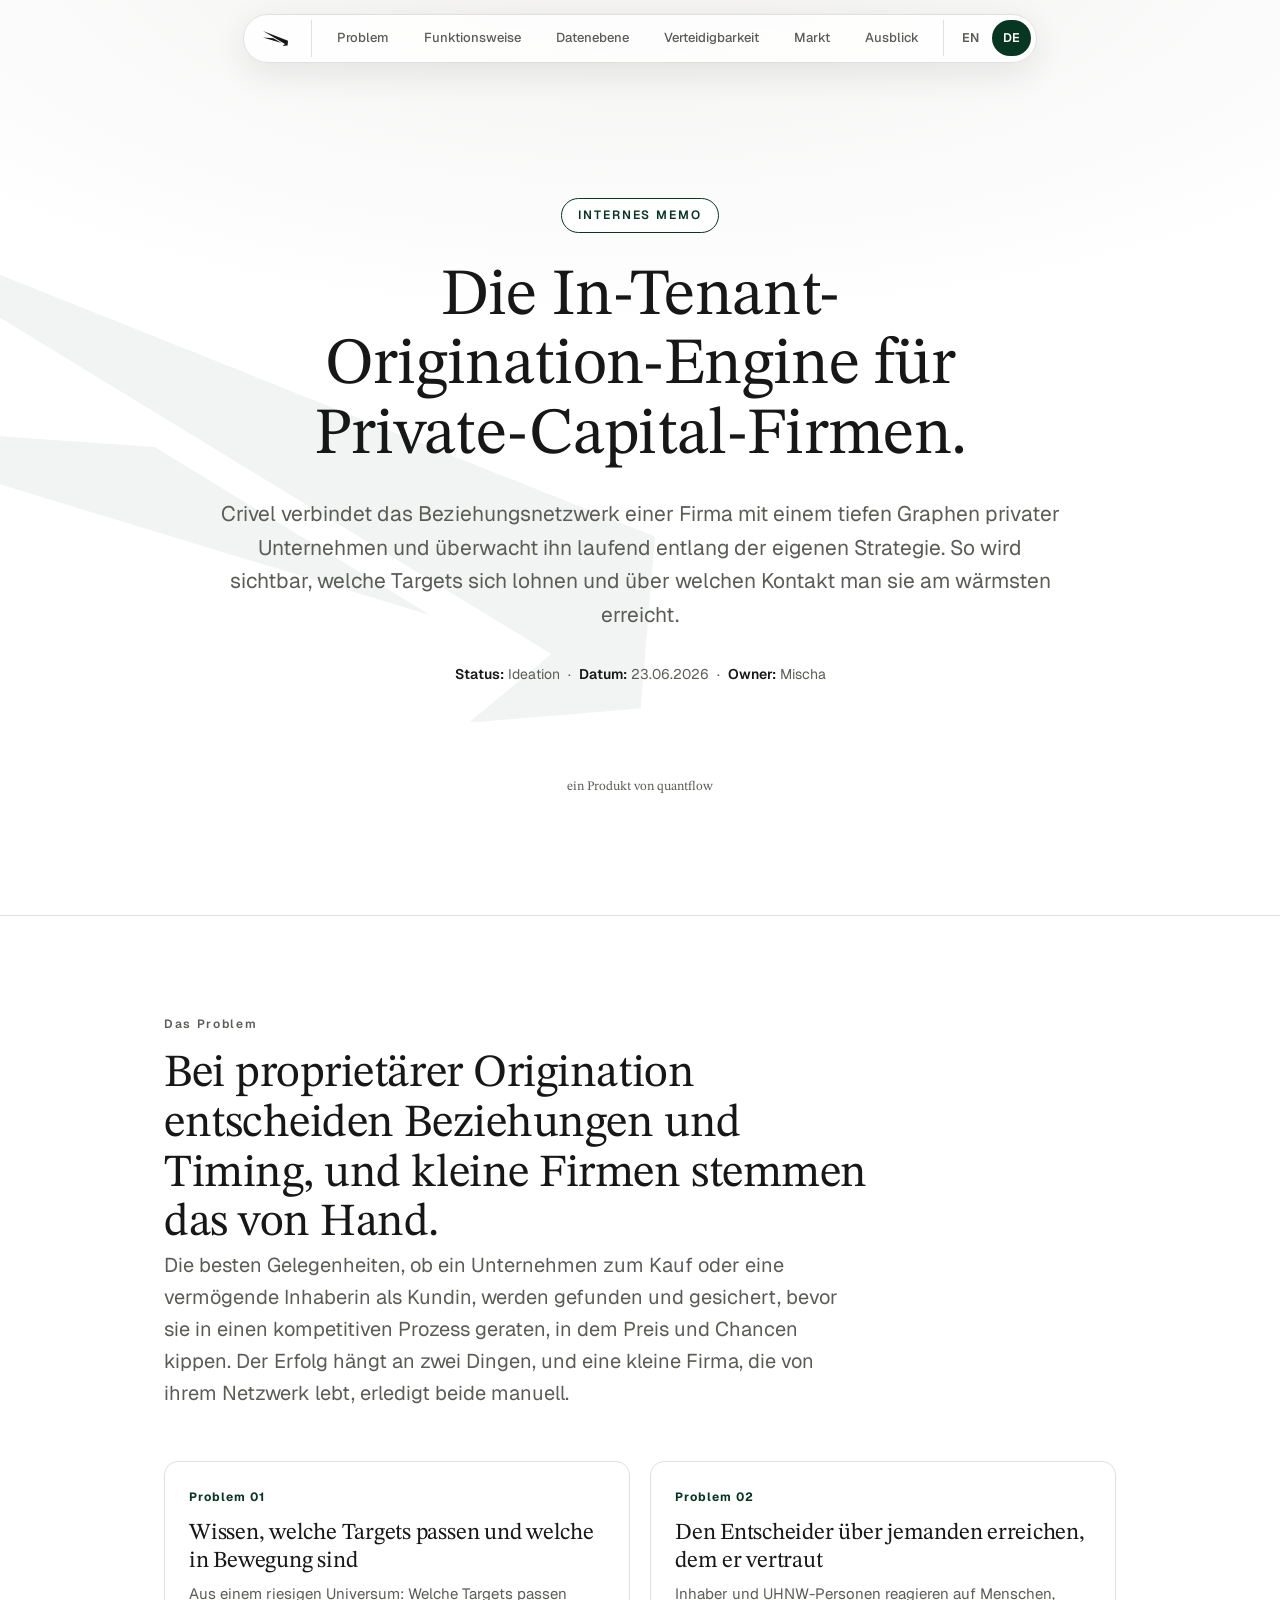
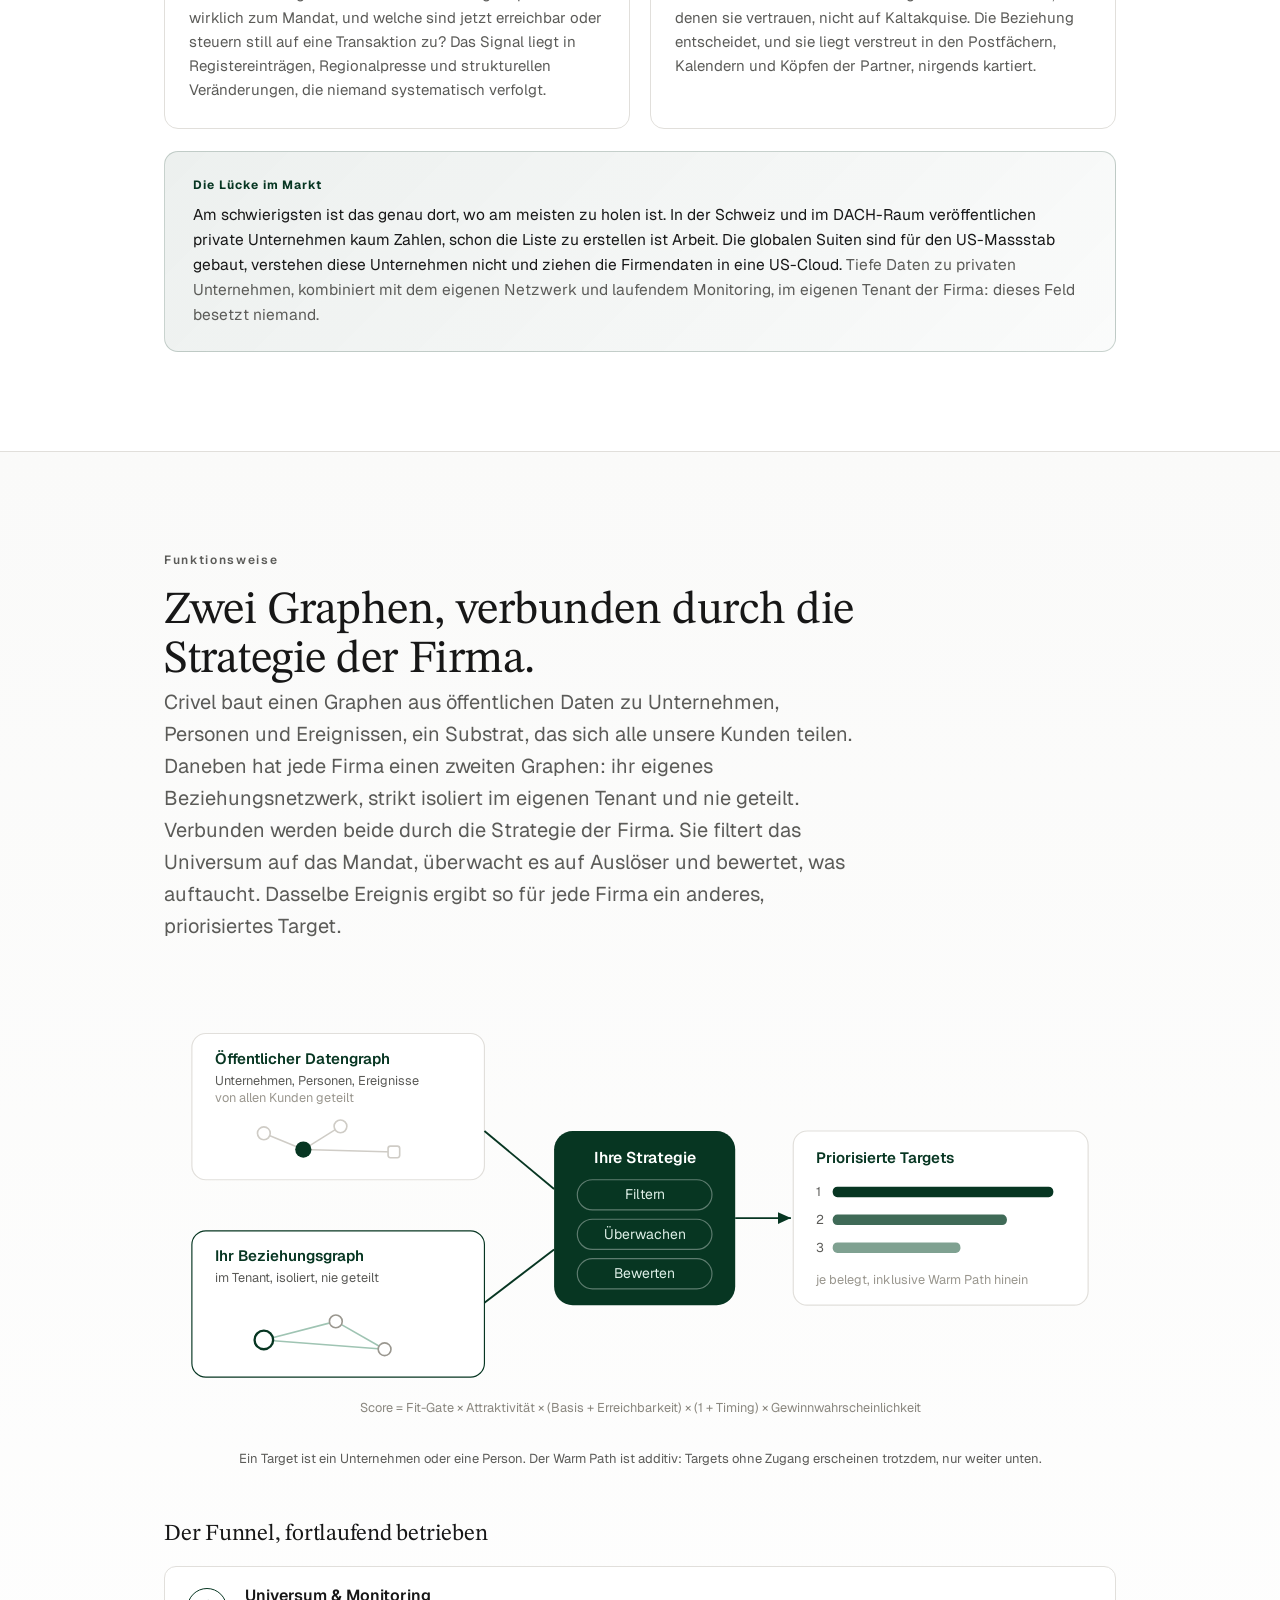
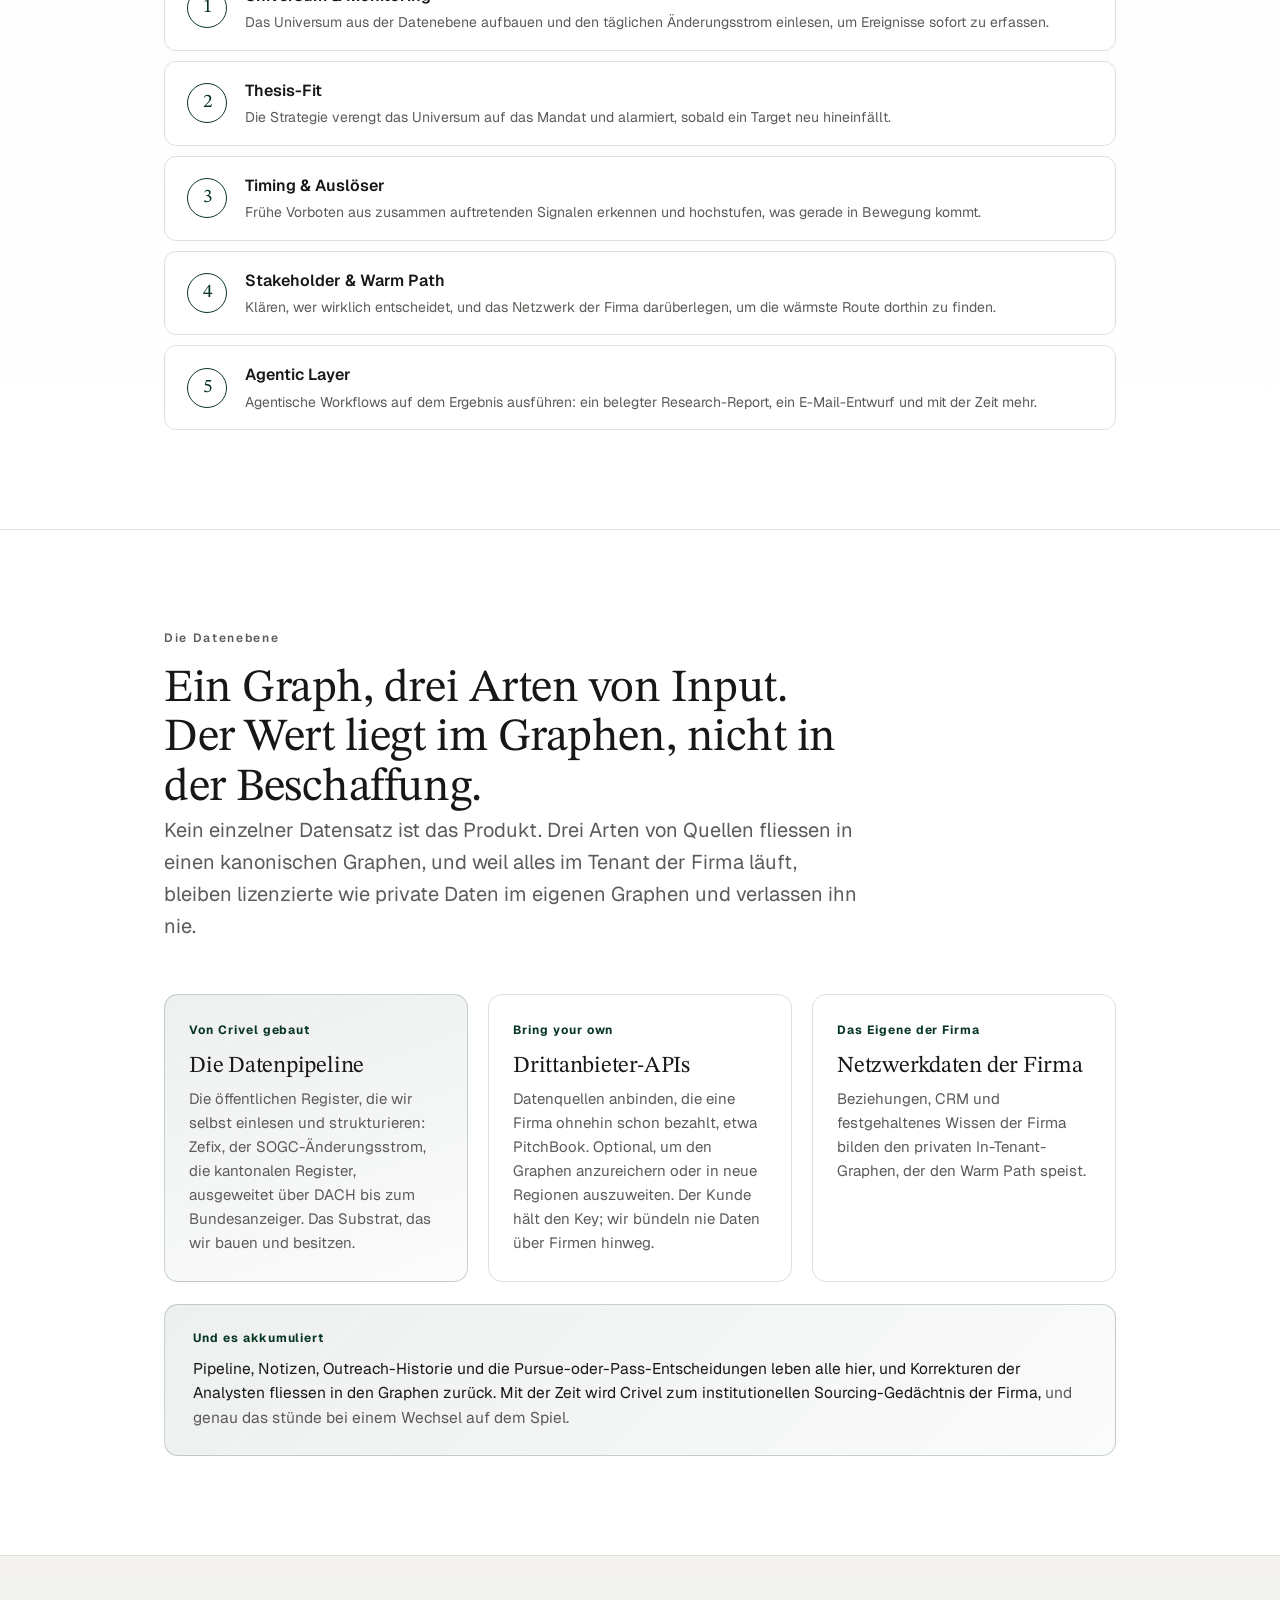
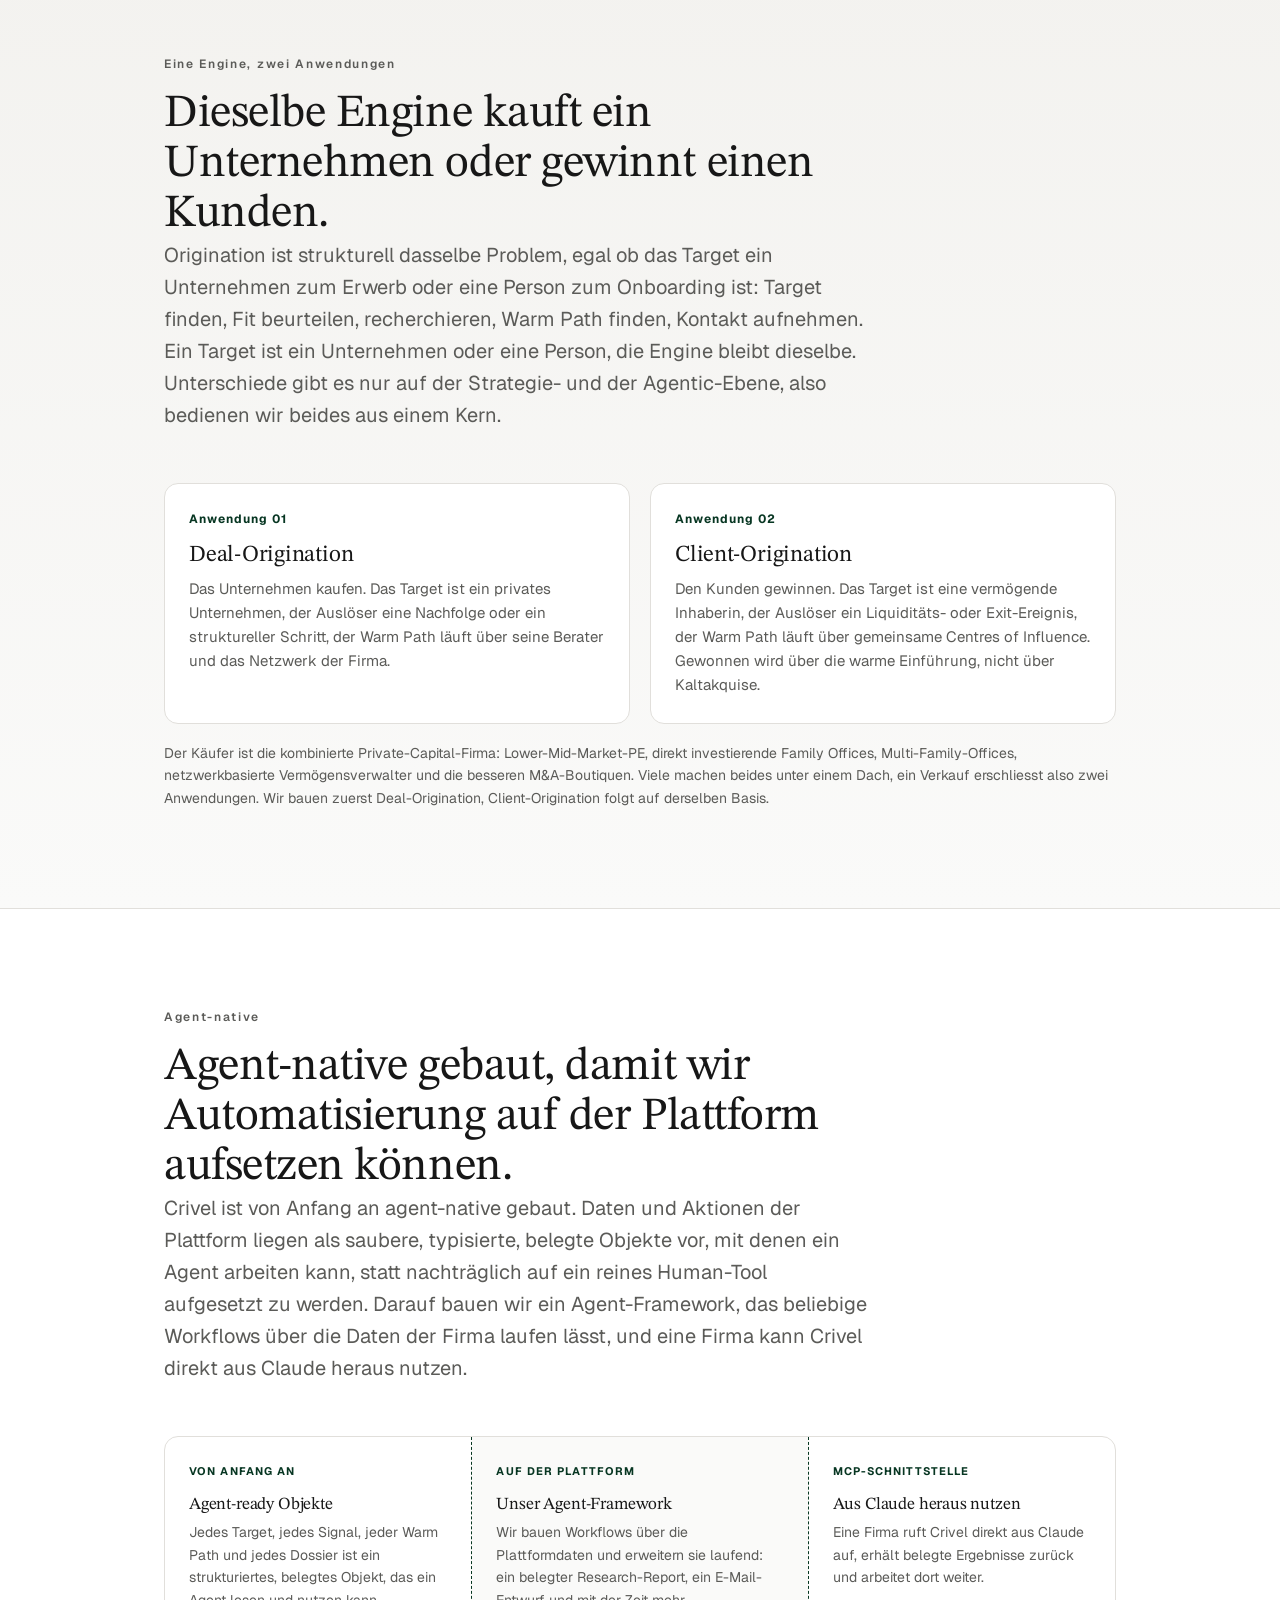
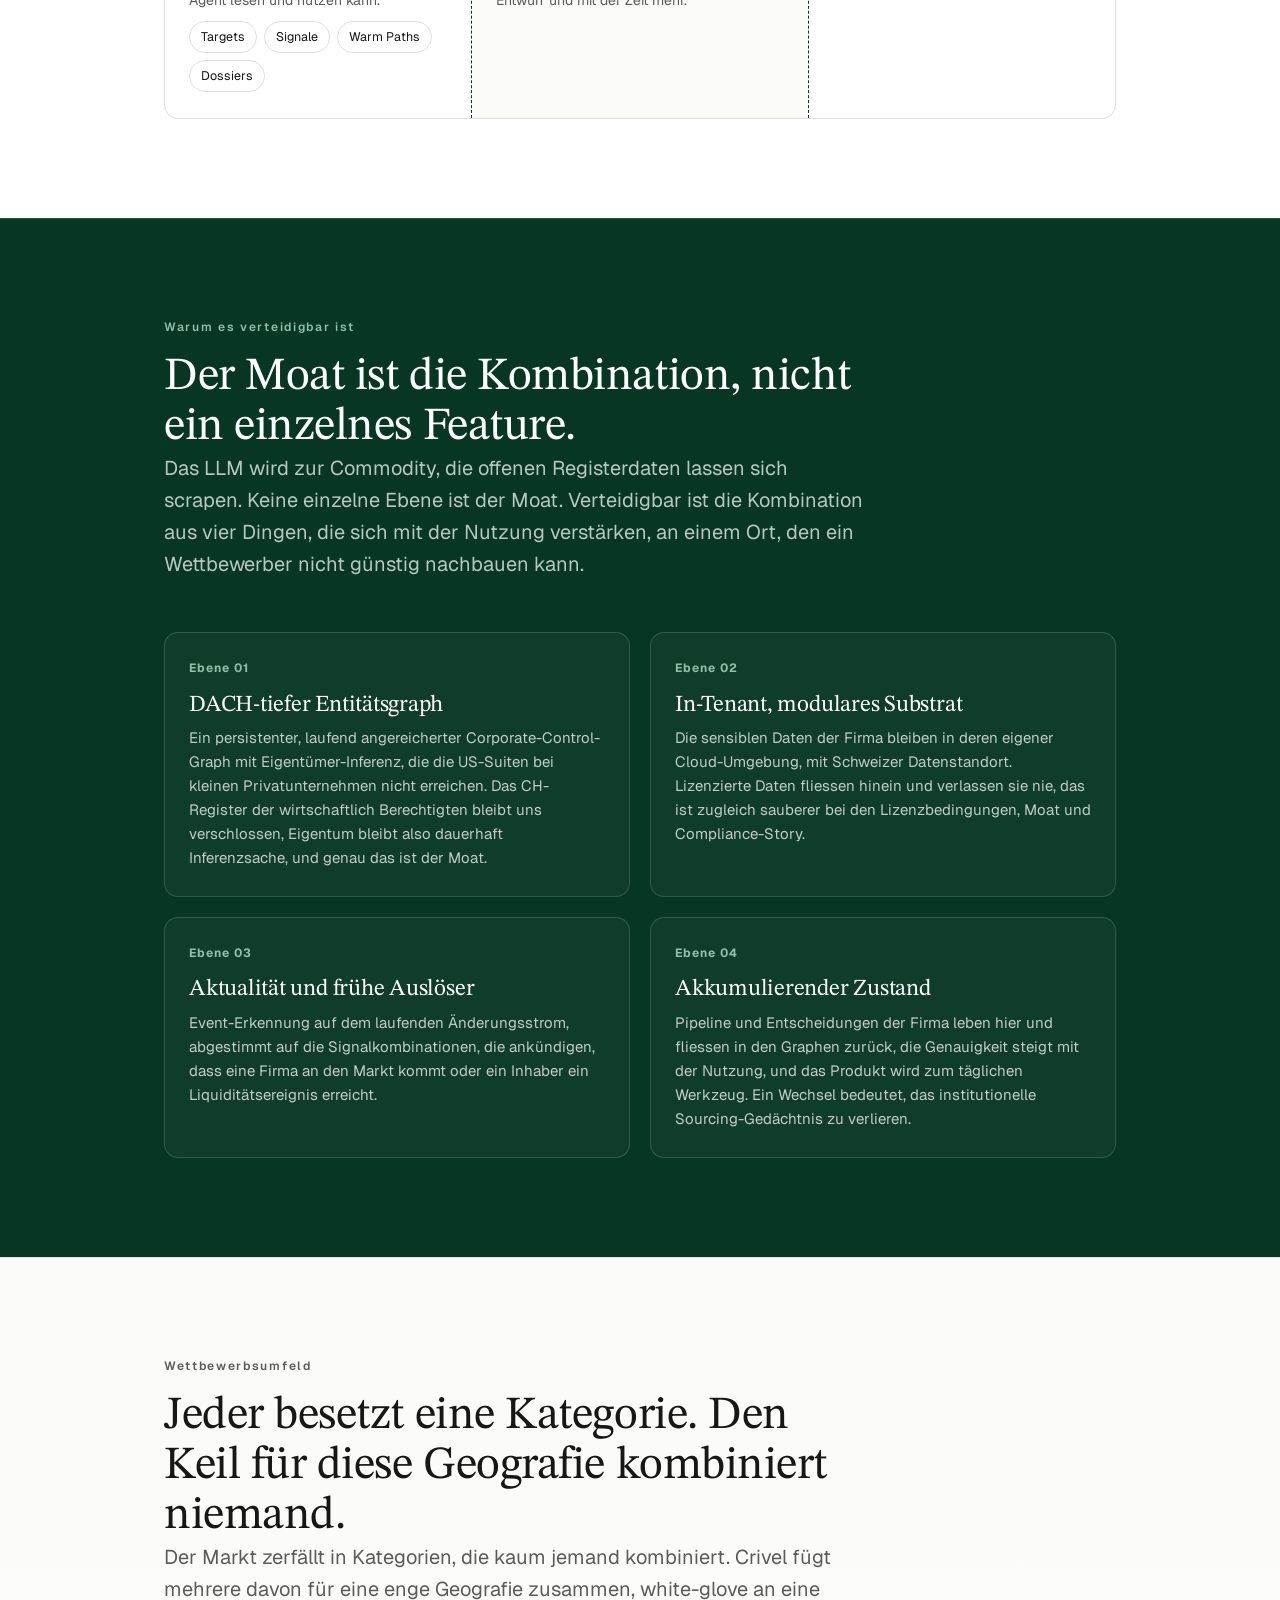
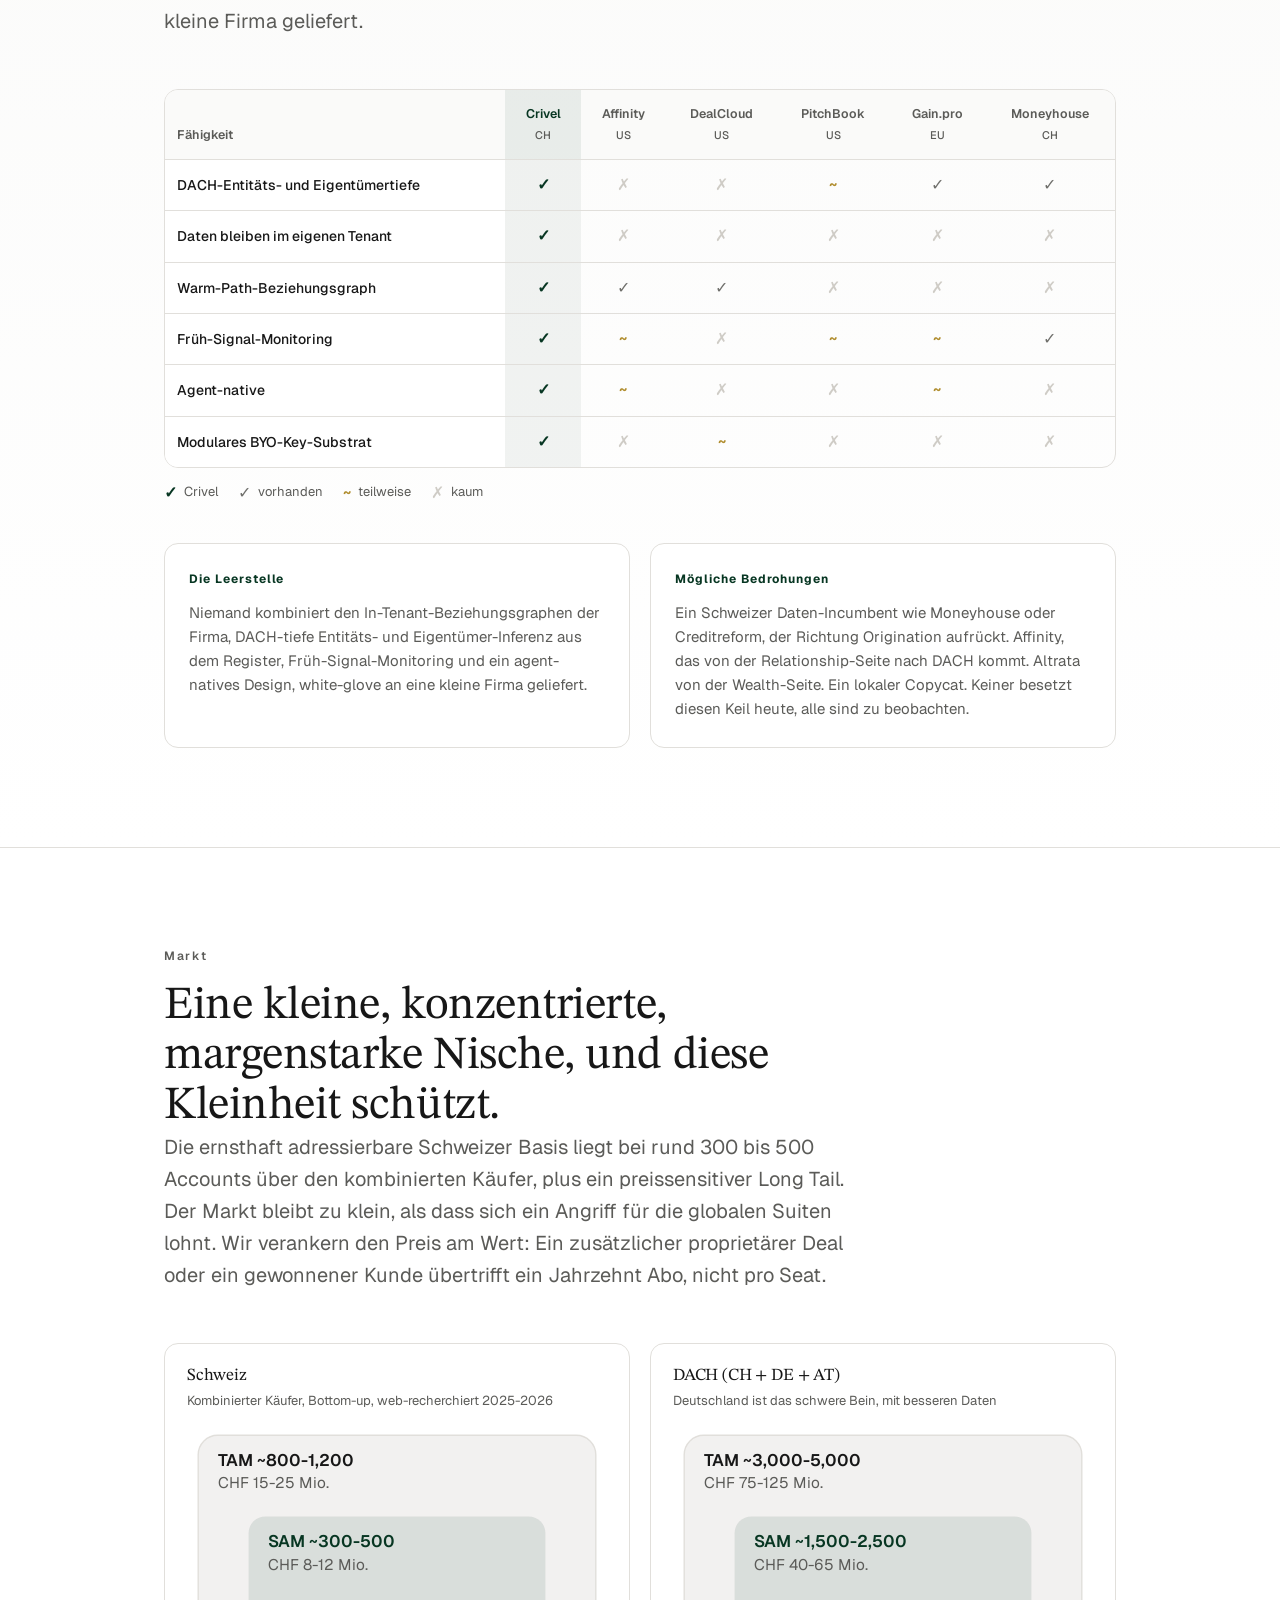
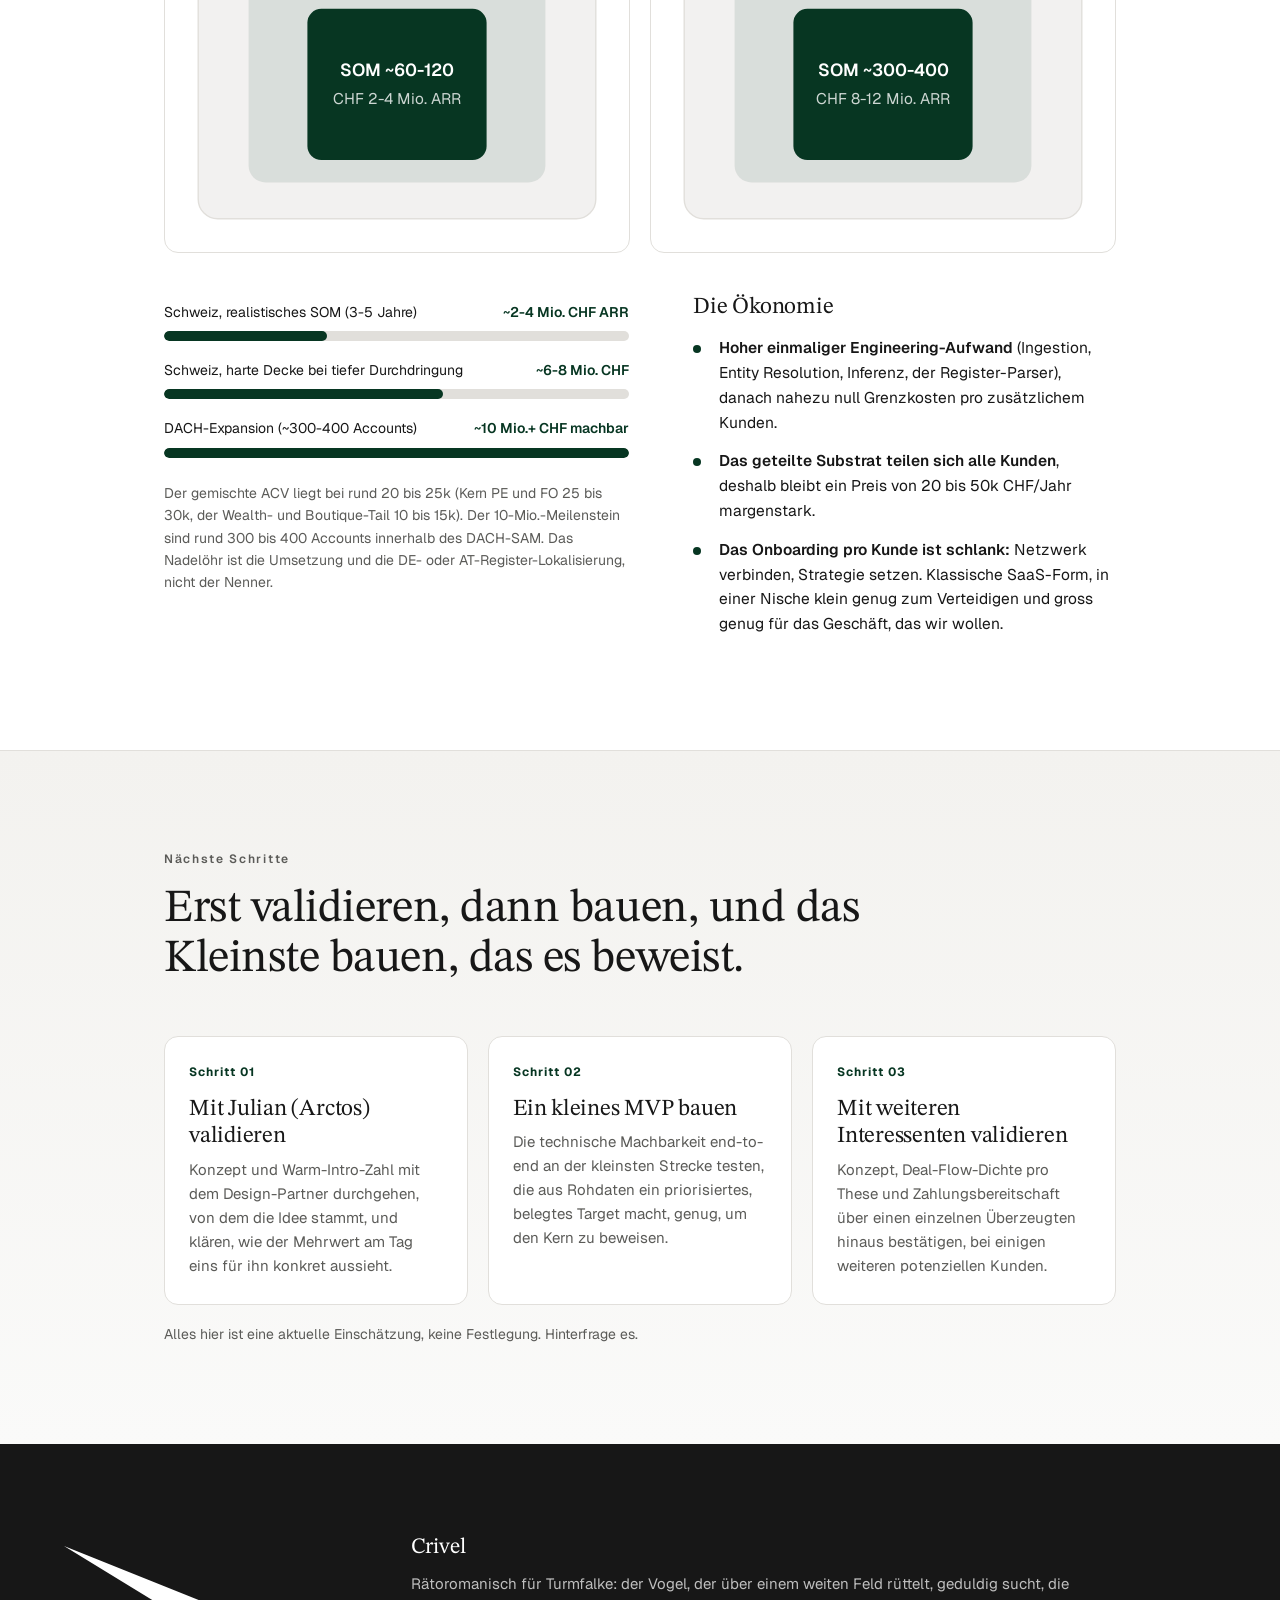
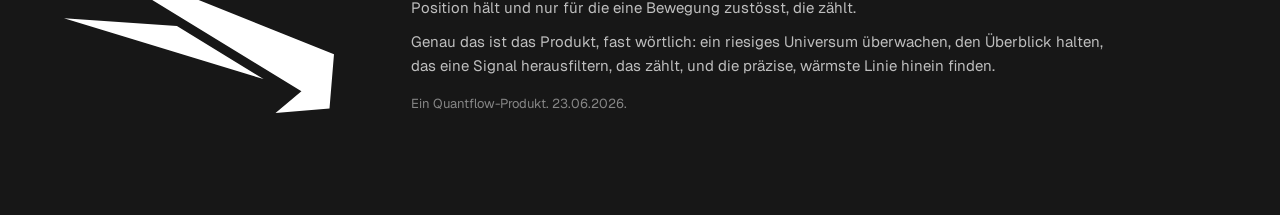
<file: de.html>
<!DOCTYPE html>
<html lang="de">
<head>
  <meta charset="UTF-8" />
  <meta name="viewport" content="width=device-width, initial-scale=1.0" />
  <title>Crivel · Internes Memo</title>
  <meta name="description" content="Crivel ist die In-Tenant-Origination-Engine für kleine Private-Capital-Firmen. Internes Arbeitsmemo." />
  <link rel="icon" type="image/svg+xml" href="assets/crivel_icon_green.svg" />
  <link rel="preconnect" href="https://fonts.googleapis.com" />
  <link rel="preconnect" href="https://fonts.gstatic.com" crossorigin />
  <link href="https://fonts.googleapis.com/css2?family=STIX+Two+Text:wght@400;500&family=Geist:wght@400;500;600;700&display=swap" rel="stylesheet" />
  <link rel="stylesheet" href="styles.css" />
</head>
<body>

  <!-- ============ floating segmented nav ============ -->
  <nav class="flownav">
    <div class="group">
      <a class="brand-seg icon-seg" href="#top" aria-label="Crivel"><img src="assets/crivel_icon_black.svg" alt="Crivel" /></a>
      <span class="seg-div"></span>
      <a href="#problem">Problem</a>
      <a href="#product">Funktionsweise</a>
      <a href="#sources">Datenebene</a>
      <a href="#moat">Verteidigbarkeit</a>
      <a href="#market">Markt</a>
      <a href="#next">Ausblick</a>
      <span class="lang"><a href="index.html">EN</a><a class="on" href="de.html">DE</a></span>
    </div>
  </nav>

  <!-- ============ hero ============ -->
  <section class="hero" id="top">
    <div class="hero-bg"><img src="assets/crivel_icon_green.svg" alt="" /></div>
    <div class="wrap">
      <span class="memo-pill">Internes Memo</span>
      <h1>Die In-Tenant-Origination-Engine für Private-Capital-Firmen.</h1>
      <p class="sub">Crivel verbindet das Beziehungsnetzwerk einer Firma mit einem tiefen Graphen privater Unternehmen und überwacht ihn laufend entlang der eigenen Strategie. So wird sichtbar, welche Targets sich lohnen und über welchen Kontakt man sie am wärmsten erreicht.</p>
      <div class="status-line"><strong>Status:</strong> Ideation &nbsp;·&nbsp; <strong>Datum:</strong> 23.06.2026 &nbsp;·&nbsp; <strong>Owner:</strong> Mischa</div>
      <div class="hero-byline">ein Produkt von quantflow</div>
    </div>
  </section>

  <!-- ============ problem ============ -->
  <section id="problem">
    <div class="wrap">
      <div class="section-head">
        <div class="section-num">Das Problem</div>
        <h2>Bei proprietärer Origination entscheiden Beziehungen und Timing, und kleine Firmen stemmen das von Hand.</h2>
        <p class="lede">Die besten Gelegenheiten, ob ein Unternehmen zum Kauf oder eine vermögende Inhaberin als Kundin, werden gefunden und gesichert, bevor sie in einen kompetitiven Prozess geraten, in dem Preis und Chancen kippen. Der Erfolg hängt an zwei Dingen, und eine kleine Firma, die von ihrem Netzwerk lebt, erledigt beide manuell.</p>
      </div>
      <div class="grid cols-2">
        <div class="card">
          <div class="k">Problem 01</div>
          <h3>Wissen, welche Targets passen und welche in Bewegung sind</h3>
          <p>Aus einem riesigen Universum: Welche Targets passen wirklich zum Mandat, und welche sind jetzt erreichbar oder steuern still auf eine Transaktion zu? Das Signal liegt in Registereinträgen, Regionalpresse und strukturellen Veränderungen, die niemand systematisch verfolgt.</p>
        </div>
        <div class="card">
          <div class="k">Problem 02</div>
          <h3>Den Entscheider über jemanden erreichen, dem er vertraut</h3>
          <p>Inhaber und UHNW-Personen reagieren auf Menschen, denen sie vertrauen, nicht auf Kaltakquise. Die Beziehung entscheidet, und sie liegt verstreut in den Postfächern, Kalendern und Köpfen der Partner, nirgends kartiert.</p>
        </div>
      </div>
      <div class="callout-green">
        <div class="k">Die Lücke im Markt</div>
        <p>Am schwierigsten ist das genau dort, wo am meisten zu holen ist. In der Schweiz und im DACH-Raum veröffentlichen private Unternehmen kaum Zahlen, schon die Liste zu erstellen ist Arbeit. Die globalen Suiten sind für den US-Massstab gebaut, verstehen diese Unternehmen nicht und ziehen die Firmendaten in eine US-Cloud. <span class="muted">Tiefe Daten zu privaten Unternehmen, kombiniert mit dem eigenen Netzwerk und laufendem Monitoring, im eigenen Tenant der Firma: dieses Feld besetzt niemand.</span></p>
      </div>
    </div>
  </section>

  <!-- ============ how it works ============ -->
  <section class="tone-paper" id="product">
    <div class="wrap">
      <div class="section-head">
        <div class="section-num">Funktionsweise</div>
        <h2>Zwei Graphen, verbunden durch die Strategie der Firma.</h2>
        <p class="lede">Crivel baut einen Graphen aus öffentlichen Daten zu Unternehmen, Personen und Ereignissen, ein Substrat, das sich alle unsere Kunden teilen. Daneben hat jede Firma einen zweiten Graphen: ihr eigenes Beziehungsnetzwerk, strikt isoliert im eigenen Tenant und nie geteilt. Verbunden werden beide durch die Strategie der Firma. Sie filtert das Universum auf das Mandat, überwacht es auf Auslöser und bewertet, was auftaucht. Dasselbe Ereignis ergibt so für jede Firma ein anderes, priorisiertes Target.</p>
      </div>

      <figure class="figure">
        <svg viewBox="0 0 820 380" role="img" aria-label="Ein öffentlicher Datengraph und ein privater In-Tenant-Beziehungsgraph verbinden sich über die Strategie der Firma, die filtert, überwacht und bewertet, zu einer priorisierten, belegten Liste von Targets">
          <defs>
            <marker id="arr" markerWidth="9" markerHeight="9" refX="7" refY="3.2" orient="auto">
              <path d="M0,0 L7,3.2 L0,6.4 Z" fill="#073622"/>
            </marker>
          </defs>
          <g font-family="Geist, sans-serif">
            <!-- public graph plane -->
            <rect x="24" y="34" width="252" height="126" rx="12" fill="#FFFFFF" stroke="#E1DFDB"/>
            <text x="44" y="60" font-size="13" font-weight="600" fill="#073622">Öffentlicher Datengraph</text>
            <text x="44" y="78" font-size="11" fill="#5b5b58">Unternehmen, Personen, Ereignisse</text>
            <text x="44" y="93" font-size="11" fill="#9a978f">von allen Kunden geteilt</text>
            <g stroke="#cfccc6" stroke-width="1.3">
              <line x1="120" y1="134" x2="86" y2="120"/>
              <line x1="120" y1="134" x2="152" y2="114"/>
              <line x1="120" y1="134" x2="198" y2="136"/>
            </g>
            <circle cx="86" cy="120" r="5.5" fill="#fff" stroke="#cfccc6" stroke-width="1.4"/>
            <circle cx="152" cy="114" r="5.5" fill="#fff" stroke="#cfccc6" stroke-width="1.4"/>
            <rect x="193" y="131" width="10" height="10" rx="2" fill="#fff" stroke="#cfccc6" stroke-width="1.4"/>
            <circle cx="120" cy="134" r="7" fill="#073622"/>
            <!-- private graph plane -->
            <rect x="24" y="204" width="252" height="126" rx="12" fill="#FFFFFF" stroke="#073622"/>
            <text x="44" y="230" font-size="13" font-weight="600" fill="#073622">Ihr Beziehungsgraph</text>
            <text x="44" y="248" font-size="11" fill="#5b5b58">im Tenant, isoliert, nie geteilt</text>
            <g stroke="#9fc4b3" stroke-width="1.4">
              <line x1="86" y1="298" x2="148" y2="282"/>
              <line x1="148" y1="282" x2="190" y2="306"/>
              <line x1="86" y1="298" x2="190" y2="306"/>
            </g>
            <circle cx="86" cy="298" r="8" fill="#fff" stroke="#073622" stroke-width="2"/>
            <circle cx="148" cy="282" r="5.5" fill="#fff" stroke="#9a978f" stroke-width="1.4"/>
            <circle cx="190" cy="306" r="5.5" fill="#fff" stroke="#9a978f" stroke-width="1.4"/>
            <!-- connectors into strategy -->
            <path d="M276 118 L336 168" stroke="#073622" stroke-width="1.6" fill="none"/>
            <path d="M276 266 L336 220" stroke="#073622" stroke-width="1.6" fill="none"/>
            <!-- strategy engine -->
            <rect x="336" y="118" width="156" height="150" rx="16" fill="#073622"/>
            <text x="414" y="146" text-anchor="middle" font-size="13.5" font-weight="600" fill="#ffffff">Ihre Strategie</text>
            <g>
              <rect x="356" y="160" width="116" height="26" rx="13" fill="none" stroke="rgba(255,255,255,0.35)"/>
              <text x="414" y="177" text-anchor="middle" font-size="12" fill="#dff0e8">Filtern</text>
              <rect x="356" y="194" width="116" height="26" rx="13" fill="none" stroke="rgba(255,255,255,0.35)"/>
              <text x="414" y="211" text-anchor="middle" font-size="12" fill="#dff0e8">Überwachen</text>
              <rect x="356" y="228" width="116" height="26" rx="13" fill="none" stroke="rgba(255,255,255,0.35)"/>
              <text x="414" y="245" text-anchor="middle" font-size="12" fill="#dff0e8">Bewerten</text>
            </g>
            <path d="M492 193 L540 193" stroke="#073622" stroke-width="1.6" fill="none" marker-end="url(#arr)"/>
            <!-- output: ranked targets -->
            <rect x="542" y="118" width="254" height="150" rx="12" fill="#FFFFFF" stroke="#E1DFDB"/>
            <text x="562" y="146" font-size="13" font-weight="600" fill="#073622">Priorisierte Targets</text>
            <g font-size="11" fill="#5b5b58">
              <text x="562" y="174">1</text><rect x="576" y="166" width="190" height="9" rx="4" fill="#073622"/>
              <text x="562" y="198">2</text><rect x="576" y="190" width="150" height="9" rx="4" fill="#3f6a57"/>
              <text x="562" y="222">3</text><rect x="576" y="214" width="110" height="9" rx="4" fill="#7fa191"/>
            </g>
            <text x="562" y="250" font-size="11" fill="#9a978f">je belegt, inklusive Warm Path hinein</text>
            <!-- scoring formula, tied to Score -->
            <text x="410" y="360" text-anchor="middle" font-size="11" fill="#8a877f">Score = Fit-Gate &#215; Attraktivität &#215; (Basis + Erreichbarkeit) &#215; (1 + Timing) &#215; Gewinnwahrscheinlichkeit</text>
          </g>
        </svg>
        <figcaption class="fig-cap">Ein Target ist ein Unternehmen oder eine Person. Der Warm Path ist additiv: Targets ohne Zugang erscheinen trotzdem, nur weiter unten.</figcaption>
      </figure>

      <h3 style="margin:50px 0 18px;">Der Funnel, fortlaufend betrieben</h3>
      <div class="funnel-v">
        <div class="frow"><div class="n">1</div><div class="t">Universum &amp; Monitoring<span class="d">Das Universum aus der Datenebene aufbauen und den täglichen Änderungsstrom einlesen, um Ereignisse sofort zu erfassen.</span></div></div>
        <div class="frow"><div class="n">2</div><div class="t">Thesis-Fit<span class="d">Die Strategie verengt das Universum auf das Mandat und alarmiert, sobald ein Target neu hineinfällt.</span></div></div>
        <div class="frow"><div class="n">3</div><div class="t">Timing &amp; Auslöser<span class="d">Frühe Vorboten aus zusammen auftretenden Signalen erkennen und hochstufen, was gerade in Bewegung kommt.</span></div></div>
        <div class="frow"><div class="n">4</div><div class="t">Stakeholder &amp; Warm Path<span class="d">Klären, wer wirklich entscheidet, und das Netzwerk der Firma darüberlegen, um die wärmste Route dorthin zu finden.</span></div></div>
        <div class="frow"><div class="n">5</div><div class="t">Agentic Layer<span class="d">Agentische Workflows auf dem Ergebnis ausführen: ein belegter Research-Report, ein E-Mail-Entwurf und mit der Zeit mehr.</span></div></div>
      </div>
    </div>
  </section>

  <!-- ============ data layer ============ -->
  <section id="sources">
    <div class="wrap">
      <div class="section-head">
        <div class="section-num">Die Datenebene</div>
        <h2>Ein Graph, drei Arten von Input. Der Wert liegt im Graphen, nicht in der Beschaffung.</h2>
        <p class="lede">Kein einzelner Datensatz ist das Produkt. Drei Arten von Quellen fliessen in einen kanonischen Graphen, und weil alles im Tenant der Firma läuft, bleiben lizenzierte wie private Daten im eigenen Graphen und verlassen ihn nie.</p>
      </div>
      <div class="grid cols-3">
        <div class="card green-tint"><div class="k">Von Crivel gebaut</div><h3>Die Datenpipeline</h3><p>Die öffentlichen Register, die wir selbst einlesen und strukturieren: Zefix, der SOGC-Änderungsstrom, die kantonalen Register, ausgeweitet über DACH bis zum Bundesanzeiger. Das Substrat, das wir bauen und besitzen.</p></div>
        <div class="card"><div class="k">Bring your own</div><h3>Drittanbieter-APIs</h3><p>Datenquellen anbinden, die eine Firma ohnehin schon bezahlt, etwa PitchBook. Optional, um den Graphen anzureichern oder in neue Regionen auszuweiten. Der Kunde hält den Key; wir bündeln nie Daten über Firmen hinweg.</p></div>
        <div class="card"><div class="k">Das Eigene der Firma</div><h3>Netzwerkdaten der Firma</h3><p>Beziehungen, CRM und festgehaltenes Wissen der Firma bilden den privaten In-Tenant-Graphen, der den Warm Path speist.</p></div>
      </div>
      <div class="callout-green">
        <div class="k">Und es akkumuliert</div>
        <p>Pipeline, Notizen, Outreach-Historie und die Pursue-oder-Pass-Entscheidungen leben alle hier, und Korrekturen der Analysten fliessen in den Graphen zurück. Mit der Zeit wird Crivel zum institutionellen Sourcing-Gedächtnis der Firma, <span class="muted">und genau das stünde bei einem Wechsel auf dem Spiel.</span></p>
      </div>
    </div>
  </section>

  <!-- ============ one engine, two motions ============ -->
  <section class="tone-grey" id="segments">
    <div class="wrap">
      <div class="section-head">
        <div class="section-num">Eine Engine, zwei Anwendungen</div>
        <h2>Dieselbe Engine kauft ein Unternehmen oder gewinnt einen Kunden.</h2>
        <p class="lede">Origination ist strukturell dasselbe Problem, egal ob das Target ein Unternehmen zum Erwerb oder eine Person zum Onboarding ist: Target finden, Fit beurteilen, recherchieren, Warm Path finden, Kontakt aufnehmen. Ein Target ist ein Unternehmen oder eine Person, die Engine bleibt dieselbe. Unterschiede gibt es nur auf der Strategie- und der Agentic-Ebene, also bedienen wir beides aus einem Kern.</p>
      </div>
      <div class="grid cols-2">
        <div class="card"><div class="k">Anwendung 01</div><h3>Deal-Origination</h3><p>Das Unternehmen kaufen. Das Target ist ein privates Unternehmen, der Auslöser eine Nachfolge oder ein struktureller Schritt, der Warm Path läuft über seine Berater und das Netzwerk der Firma.</p></div>
        <div class="card"><div class="k">Anwendung 02</div><h3>Client-Origination</h3><p>Den Kunden gewinnen. Das Target ist eine vermögende Inhaberin, der Auslöser ein Liquiditäts- oder Exit-Ereignis, der Warm Path läuft über gemeinsame Centres of Influence. Gewonnen wird über die warme Einführung, nicht über Kaltakquise.</p></div>
      </div>
      <p class="kicker-line">Der Käufer ist die kombinierte Private-Capital-Firma: Lower-Mid-Market-PE, direkt investierende Family Offices, Multi-Family-Offices, netzwerkbasierte Vermögensverwalter und die besseren M&amp;A-Boutiquen. Viele machen beides unter einem Dach, ein Verkauf erschliesst also zwei Anwendungen. Wir bauen zuerst Deal-Origination, Client-Origination folgt auf derselben Basis.</p>
    </div>
  </section>

  <!-- ============ agent-native ============ -->
  <section id="agent">
    <div class="wrap">
      <div class="section-head">
        <div class="section-num">Agent-native</div>
        <h2>Agent-native gebaut, damit wir Automatisierung auf der Plattform aufsetzen können.</h2>
        <p class="lede">Crivel ist von Anfang an agent-native gebaut. Daten und Aktionen der Plattform liegen als saubere, typisierte, belegte Objekte vor, mit denen ein Agent arbeiten kann, statt nachträglich auf ein reines Human-Tool aufgesetzt zu werden. Darauf bauen wir ein Agent-Framework, das beliebige Workflows über die Daten der Firma laufen lässt, und eine Firma kann Crivel direkt aus Claude heraus nutzen.</p>
      </div>
      <div class="seam">
        <div class="col">
          <div class="k">Von Anfang an</div>
          <h3>Agent-ready Objekte</h3>
          <p>Jedes Target, jedes Signal, jeder Warm Path und jedes Dossier ist ein strukturiertes, belegtes Objekt, das ein Agent lesen und nutzen kann.</p>
          <div class="chips">
            <span class="chip">Targets</span><span class="chip">Signale</span><span class="chip">Warm Paths</span><span class="chip">Dossiers</span>
          </div>
        </div>
        <div class="col mid">
          <div class="k">Auf der Plattform</div>
          <h3>Unser Agent-Framework</h3>
          <p>Wir bauen Workflows über die Plattformdaten und erweitern sie laufend: ein belegter Research-Report, ein E-Mail-Entwurf und mit der Zeit mehr.</p>
        </div>
        <div class="col">
          <div class="k">MCP-Schnittstelle</div>
          <h3>Aus Claude heraus nutzen</h3>
          <p>Eine Firma ruft Crivel direkt aus Claude auf, erhält belegte Ergebnisse zurück und arbeitet dort weiter.</p>
        </div>
      </div>
    </div>
  </section>

  <!-- ============ defensibility (the one dark beat) ============ -->
  <section class="tone-dark" id="moat">
    <div class="wrap">
      <div class="section-head">
        <div class="section-num">Warum es verteidigbar ist</div>
        <h2>Der Moat ist die Kombination, nicht ein einzelnes Feature.</h2>
        <p class="lede">Das LLM wird zur Commodity, die offenen Registerdaten lassen sich scrapen. Keine einzelne Ebene ist der Moat. Verteidigbar ist die Kombination aus vier Dingen, die sich mit der Nutzung verstärken, an einem Ort, den ein Wettbewerber nicht günstig nachbauen kann.</p>
      </div>
      <div class="grid cols-2">
        <div class="card"><div class="k">Ebene 01</div><h3>DACH-tiefer Entitätsgraph</h3><p>Ein persistenter, laufend angereicherter Corporate-Control-Graph mit Eigentümer-Inferenz, die die US-Suiten bei kleinen Privatunternehmen nicht erreichen. Das CH-Register der wirtschaftlich Berechtigten bleibt uns verschlossen, Eigentum bleibt also dauerhaft Inferenzsache, und genau das ist der Moat.</p></div>
        <div class="card"><div class="k">Ebene 02</div><h3>In-Tenant, modulares Substrat</h3><p>Die sensiblen Daten der Firma bleiben in deren eigener Cloud-Umgebung, mit Schweizer Datenstandort. Lizenzierte Daten fliessen hinein und verlassen sie nie, das ist zugleich sauberer bei den Lizenzbedingungen, Moat und Compliance-Story.</p></div>
        <div class="card"><div class="k">Ebene 03</div><h3>Aktualität und frühe Auslöser</h3><p>Event-Erkennung auf dem laufenden Änderungsstrom, abgestimmt auf die Signalkombinationen, die ankündigen, dass eine Firma an den Markt kommt oder ein Inhaber ein Liquiditätsereignis erreicht.</p></div>
        <div class="card"><div class="k">Ebene 04</div><h3>Akkumulierender Zustand</h3><p>Pipeline und Entscheidungen der Firma leben hier und fliessen in den Graphen zurück, die Genauigkeit steigt mit der Nutzung, und das Produkt wird zum täglichen Werkzeug. Ein Wechsel bedeutet, das institutionelle Sourcing-Gedächtnis zu verlieren.</p></div>
      </div>
    </div>
  </section>

  <!-- ============ competitive landscape ============ -->
  <section class="tone-paper" id="landscape">
    <div class="wrap">
      <div class="section-head">
        <div class="section-num">Wettbewerbsumfeld</div>
        <h2>Jeder besetzt eine Kategorie. Den Keil für diese Geografie kombiniert niemand.</h2>
        <p class="lede">Der Markt zerfällt in Kategorien, die kaum jemand kombiniert. Crivel fügt mehrere davon für eine enge Geografie zusammen, white-glove an eine kleine Firma geliefert.</p>
      </div>
      <div class="matrix-wrap">
        <table class="matrix">
          <thead>
            <tr>
              <th class="cap">Fähigkeit</th>
              <th class="crivel">Crivel<span class="flag">CH</span></th>
              <th>Affinity<span class="flag">US</span></th>
              <th>DealCloud<span class="flag">US</span></th>
              <th>PitchBook<span class="flag">US</span></th>
              <th>Gain.pro<span class="flag">EU</span></th>
              <th>Moneyhouse<span class="flag">CH</span></th>
            </tr>
          </thead>
          <tbody>
            <tr>
              <th>DACH-Entitäts- und Eigentümertiefe</th>
              <td class="crivel-cell"><span class="mk yes">&#10003;</span></td>
              <td><span class="mk no">&#10007;</span></td>
              <td><span class="mk no">&#10007;</span></td>
              <td><span class="mk part">~</span></td>
              <td><span class="mk other">&#10003;</span></td>
              <td><span class="mk other">&#10003;</span></td>
            </tr>
            <tr>
              <th>Daten bleiben im eigenen Tenant</th>
              <td class="crivel-cell"><span class="mk yes">&#10003;</span></td>
              <td><span class="mk no">&#10007;</span></td>
              <td><span class="mk no">&#10007;</span></td>
              <td><span class="mk no">&#10007;</span></td>
              <td><span class="mk no">&#10007;</span></td>
              <td><span class="mk no">&#10007;</span></td>
            </tr>
            <tr>
              <th>Warm-Path-Beziehungsgraph</th>
              <td class="crivel-cell"><span class="mk yes">&#10003;</span></td>
              <td><span class="mk other">&#10003;</span></td>
              <td><span class="mk other">&#10003;</span></td>
              <td><span class="mk no">&#10007;</span></td>
              <td><span class="mk no">&#10007;</span></td>
              <td><span class="mk no">&#10007;</span></td>
            </tr>
            <tr>
              <th>Früh-Signal-Monitoring</th>
              <td class="crivel-cell"><span class="mk yes">&#10003;</span></td>
              <td><span class="mk part">~</span></td>
              <td><span class="mk no">&#10007;</span></td>
              <td><span class="mk part">~</span></td>
              <td><span class="mk part">~</span></td>
              <td><span class="mk other">&#10003;</span></td>
            </tr>
            <tr>
              <th>Agent-native</th>
              <td class="crivel-cell"><span class="mk yes">&#10003;</span></td>
              <td><span class="mk part">~</span></td>
              <td><span class="mk no">&#10007;</span></td>
              <td><span class="mk no">&#10007;</span></td>
              <td><span class="mk part">~</span></td>
              <td><span class="mk no">&#10007;</span></td>
            </tr>
            <tr>
              <th>Modulares BYO-Key-Substrat</th>
              <td class="crivel-cell"><span class="mk yes">&#10003;</span></td>
              <td><span class="mk no">&#10007;</span></td>
              <td><span class="mk part">~</span></td>
              <td><span class="mk no">&#10007;</span></td>
              <td><span class="mk no">&#10007;</span></td>
              <td><span class="mk no">&#10007;</span></td>
            </tr>
          </tbody>
        </table>
      </div>
      <div class="matrix-legend">
        <span><span class="mk yes">&#10003;</span> Crivel</span>
        <span><span class="mk other">&#10003;</span> vorhanden</span>
        <span><span class="mk part">~</span> teilweise</span>
        <span><span class="mk no">&#10007;</span> kaum</span>
      </div>
      <div class="grid cols-2" style="margin-top:40px;">
        <div class="card"><div class="k">Die Leerstelle</div><p>Niemand kombiniert den In-Tenant-Beziehungsgraphen der Firma, DACH-tiefe Entitäts- und Eigentümer-Inferenz aus dem Register, Früh-Signal-Monitoring und ein agent-natives Design, white-glove an eine kleine Firma geliefert.</p></div>
        <div class="card"><div class="k">Mögliche Bedrohungen</div><p>Ein Schweizer Daten-Incumbent wie Moneyhouse oder Creditreform, der Richtung Origination aufrückt. Affinity, das von der Relationship-Seite nach DACH kommt. Altrata von der Wealth-Seite. Ein lokaler Copycat. Keiner besetzt diesen Keil heute, alle sind zu beobachten.</p></div>
      </div>
    </div>
  </section>

  <!-- ============ market ============ -->
  <section id="market">
    <div class="wrap">
      <div class="section-head">
        <div class="section-num">Markt</div>
        <h2>Eine kleine, konzentrierte, margenstarke Nische, und diese Kleinheit schützt.</h2>
        <p class="lede">Die ernsthaft adressierbare Schweizer Basis liegt bei rund 300 bis 500 Accounts über den kombinierten Käufer, plus ein preissensitiver Long Tail. Der Markt bleibt zu klein, als dass sich ein Angriff für die globalen Suiten lohnt. Wir verankern den Preis am Wert: Ein zusätzlicher proprietärer Deal oder ein gewonnener Kunde übertrifft ein Jahrzehnt Abo, nicht pro Seat.</p>
      </div>
      <div class="nested-grid">
        <div class="nested-panel">
          <h3>Schweiz</h3>
          <div class="sub">Kombinierter Käufer, Bottom-up, web-recherchiert 2025-2026</div>
          <svg viewBox="0 0 300 290" role="img" aria-label="Schweiz TAM SAM SOM verschachtelt">
            <g font-family="Geist, sans-serif">
              <rect x="8" y="8" width="284" height="274" rx="14" fill="#F2F1F0" stroke="#E1DFDB"/>
              <text x="22" y="30" font-size="12" font-weight="600" fill="#171717">TAM  ~800-1,200</text>
              <text x="22" y="46" font-size="11" fill="#5b5b58">CHF 15-25 Mio.</text>
              <rect x="44" y="66" width="212" height="190" rx="12" fill="rgba(7,54,34,0.10)"/>
              <text x="58" y="88" font-size="12" font-weight="600" fill="#073622">SAM  ~300-500</text>
              <text x="58" y="104" font-size="11" fill="#5b5b58">CHF 8-12 Mio.</text>
              <rect x="86" y="132" width="128" height="108" rx="10" fill="#073622"/>
              <text x="150" y="180" text-anchor="middle" font-size="12.5" font-weight="600" fill="#ffffff">SOM ~60-120</text>
              <text x="150" y="200" text-anchor="middle" font-size="11" fill="rgba(255,255,255,0.8)">CHF 2-4 Mio. ARR</text>
            </g>
          </svg>
        </div>
        <div class="nested-panel">
          <h3>DACH (CH + DE + AT)</h3>
          <div class="sub">Deutschland ist das schwere Bein, mit besseren Daten</div>
          <svg viewBox="0 0 300 290" role="img" aria-label="DACH TAM SAM SOM verschachtelt">
            <g font-family="Geist, sans-serif">
              <rect x="8" y="8" width="284" height="274" rx="14" fill="#F2F1F0" stroke="#E1DFDB"/>
              <text x="22" y="30" font-size="12" font-weight="600" fill="#171717">TAM  ~3,000-5,000</text>
              <text x="22" y="46" font-size="11" fill="#5b5b58">CHF 75-125 Mio.</text>
              <rect x="44" y="66" width="212" height="190" rx="12" fill="rgba(7,54,34,0.10)"/>
              <text x="58" y="88" font-size="12" font-weight="600" fill="#073622">SAM  ~1,500-2,500</text>
              <text x="58" y="104" font-size="11" fill="#5b5b58">CHF 40-65 Mio.</text>
              <rect x="86" y="132" width="128" height="108" rx="10" fill="#073622"/>
              <text x="150" y="180" text-anchor="middle" font-size="12.5" font-weight="600" fill="#ffffff">SOM ~300-400</text>
              <text x="150" y="200" text-anchor="middle" font-size="11" fill="rgba(255,255,255,0.8)">CHF 8-12 Mio. ARR</text>
            </g>
          </svg>
        </div>
      </div>
      <div class="split" style="margin-top:40px;">
        <div class="bars">
          <div class="bar"><div class="row"><span>Schweiz, realistisches SOM (3-5 Jahre)</span><span class="v">~2-4 Mio. CHF ARR</span></div><div class="track"><div class="fill" style="width:35%"></div></div></div>
          <div class="bar"><div class="row"><span>Schweiz, harte Decke bei tiefer Durchdringung</span><span class="v">~6-8 Mio. CHF</span></div><div class="track"><div class="fill" style="width:60%"></div></div></div>
          <div class="bar"><div class="row"><span>DACH-Expansion (~300-400 Accounts)</span><span class="v">~10 Mio.+ CHF machbar</span></div><div class="track"><div class="fill" style="width:100%"></div></div></div>
          <p class="note" style="margin-top:6px;">Der gemischte ACV liegt bei rund 20 bis 25k (Kern PE und FO 25 bis 30k, der Wealth- und Boutique-Tail 10 bis 15k). Der 10-Mio.-Meilenstein sind rund 300 bis 400 Accounts innerhalb des DACH-SAM. Das Nadelöhr ist die Umsetzung und die DE- oder AT-Register-Lokalisierung, nicht der Nenner.</p>
        </div>
        <div>
          <h3 style="margin-bottom:16px;">Die Ökonomie</h3>
          <ul class="ticks">
            <li><strong>Hoher einmaliger Engineering-Aufwand</strong> (Ingestion, Entity Resolution, Inferenz, der Register-Parser), danach nahezu null Grenzkosten pro zusätzlichem Kunden.</li>
            <li><strong>Das geteilte Substrat teilen sich alle Kunden</strong>, deshalb bleibt ein Preis von 20 bis 50k CHF/Jahr margenstark.</li>
            <li><strong>Das Onboarding pro Kunde ist schlank:</strong> Netzwerk verbinden, Strategie setzen. Klassische SaaS-Form, in einer Nische klein genug zum Verteidigen und gross genug für das Geschäft, das wir wollen.</li>
          </ul>
        </div>
      </div>
    </div>
  </section>

  <!-- ============ next steps ============ -->
  <section class="tone-grey" id="next">
    <div class="wrap">
      <div class="section-head">
        <div class="section-num">Nächste Schritte</div>
        <h2>Erst validieren, dann bauen, und das Kleinste bauen, das es beweist.</h2>
      </div>
      <div class="grid cols-3">
        <div class="card"><div class="k">Schritt 01</div><h3>Mit Julian (Arctos) validieren</h3><p>Konzept und Warm-Intro-Zahl mit dem Design-Partner durchgehen, von dem die Idee stammt, und klären, wie der Mehrwert am Tag eins für ihn konkret aussieht.</p></div>
        <div class="card"><div class="k">Schritt 02</div><h3>Ein kleines MVP bauen</h3><p>Die technische Machbarkeit end-to-end an der kleinsten Strecke testen, die aus Rohdaten ein priorisiertes, belegtes Target macht, genug, um den Kern zu beweisen.</p></div>
        <div class="card"><div class="k">Schritt 03</div><h3>Mit weiteren Interessenten validieren</h3><p>Konzept, Deal-Flow-Dichte pro These und Zahlungsbereitschaft über einen einzelnen Überzeugten hinaus bestätigen, bei einigen weiteren potenziellen Kunden.</p></div>
      </div>
      <p class="kicker-line">Alles hier ist eine aktuelle Einschätzung, keine Festlegung. Hinterfrage es.</p>
    </div>
  </section>

  <!-- ============ footer ============ -->
  <footer>
    <div class="footer-inner">
      <img class="footer-icon" src="assets/crivel_icon_white.svg" alt="Crivel" />
      <div class="footer-story">
        <h3>Crivel</h3>
        <p>Rätoromanisch für Turmfalke: der Vogel, der über einem weiten Feld rüttelt, geduldig sucht, die Position hält und nur für die eine Bewegung zustösst, die zählt.</p>
        <p>Genau das ist das Produkt, fast wörtlich: ein riesiges Universum überwachen, den Überblick halten, das eine Signal herausfiltern, das zählt, und die präzise, wärmste Linie hinein finden.</p>
        <p class="fine">Ein Quantflow-Produkt. 23.06.2026.</p>
      </div>
    </div>
  </footer>

</body>
</html>
</file>
<file: styles.css>
/* ==========================================================================
   Crivel — internal pitch page
   Editorial, calm, mostly black & white, green used sparingly.
   ========================================================================== */

:root {
  --black: #171717;
  --white: #ffffff;
  --paper: #fafaf9;
  --grey-100: #f2f1f0;
  --grey-200: #e1dfdb;
  --green: #073622;

  --ink: var(--black);
  --muted: #5b5b58;
  --hairline: var(--grey-200);

  --serif: "STIX Two Text", "Iowan Old Style", "Times New Roman", Georgia, serif;
  --sans: "Geist", -apple-system, BlinkMacSystemFont, "Segoe UI", Helvetica, Arial, sans-serif;

  --maxw: 1080px;
  --gut: clamp(20px, 5vw, 64px);
  --section-pad: clamp(72px, 11vh, 140px);
}

/* ---------- reset ---------- */
*, *::before, *::after { box-sizing: border-box; }
html { scroll-behavior: smooth; -webkit-text-size-adjust: 100%; }
body {
  margin: 0;
  font-family: var(--sans);
  color: var(--ink);
  background: var(--white);
  line-height: 1.6;
  font-size: 17px;
  -webkit-font-smoothing: antialiased;
  text-rendering: optimizeLegibility;
}
img, svg { display: block; max-width: 100%; }
a { color: inherit; }

/* ---------- type ---------- */
h1, h2, h3 { font-family: var(--serif); font-weight: 400; letter-spacing: -0.01em; margin: 0; }
h2 { font-size: clamp(28px, 4.2vw, 46px); line-height: 1.08; }
h3 { font-size: clamp(19px, 2.2vw, 23px); line-height: 1.2; }
p { margin: 0 0 1em; }
p:last-child { margin-bottom: 0; }
strong { font-weight: 600; }

.eyebrow {
  font-family: var(--sans);
  font-size: 12px;
  font-weight: 600;
  letter-spacing: 0.16em;
  text-transform: uppercase;
  color: var(--green);
  margin: 0 0 18px;
}
.lede { font-size: clamp(17px, 1.9vw, 20px); color: var(--muted); max-width: 60ch; }

/* ---------- layout ---------- */
.wrap { max-width: var(--maxw); margin: 0 auto; padding: 0 var(--gut); }
section { padding: var(--section-pad) 0; border-top: 1px solid var(--hairline); }
.section-head { max-width: 64ch; margin-bottom: 52px; }
.section-num {
  font-family: var(--sans);
  font-size: 12px; font-weight: 600; letter-spacing: 0.14em;
  color: var(--muted); margin-bottom: 16px;
}

/* tone variants */
.tone-paper { background: var(--paper); }
.tone-grey { background: var(--grey-100); }
.tone-dark { background: var(--green); color: var(--white); border-top-color: rgba(255,255,255,0.12); }
.tone-dark .eyebrow { color: #8fbfa6; }
.tone-dark .lede, .tone-dark .muted { color: rgba(255,255,255,0.72); }
.tone-dark .card { background: rgba(255,255,255,0.04); border-color: rgba(255,255,255,0.14); }
.tone-dark .hairtable th, .tone-dark .hairtable td { border-color: rgba(255,255,255,0.16); }

/* ---------- floating segmented nav ---------- */
.flownav {
  position: fixed; top: 14px; left: 0; right: 0; z-index: 60;
  display: flex; justify-content: center;
  padding: 0 16px;
  pointer-events: none;
}
.flownav .brand-seg.icon-seg { display: inline-flex; align-items: center; padding: 7px 14px; }
.flownav .seg-div { align-self: stretch; width: 1px; background: var(--hairline); margin: 0 6px; }
.flownav .brand-seg.icon-seg img { height: 15px; width: auto; }
.flownav .group {
  pointer-events: auto;
  display: inline-flex; align-items: center; gap: 3px;
  background: rgba(255,255,255,0.82);
  backdrop-filter: saturate(160%) blur(12px);
  border: 1px solid var(--hairline);
  border-radius: 999px;
  padding: 5px;
  box-shadow: 0 10px 34px rgba(23,23,23,0.09);
}
.flownav a {
  font-size: 13px; font-weight: 500; color: var(--muted); text-decoration: none;
  padding: 8px 16px; border-radius: 999px; white-space: nowrap;
  transition: background 0.15s, color 0.15s;
}
.flownav a:hover { background: var(--paper); color: var(--ink); }
.flownav a.brand-seg { color: var(--green); font-weight: 600; }
@media (max-width: 700px) {
  .flownav .group { overflow-x: auto; max-width: calc(100vw - 28px); }
  .flownav a { padding: 8px 13px; }
}

/* ---------- hero (centered, brand-forward, full-bleed band) ---------- */
.hero {
  position: relative; overflow: hidden; text-align: center;
  margin-top: 0;
  padding: clamp(150px, 22vh, 250px) 0 clamp(84px, 13vh, 150px);
  border-top: none;
  background: radial-gradient(125% 75% at 50% -8%, var(--grey-100) 0%, var(--white) 58%);
}
.hero .wrap { position: relative; z-index: 1; }
.hero-bg { position: absolute; inset: 0; z-index: 0; pointer-events: none; }
.hero-bg img { position: absolute; left: -16%; top: 50%; transform: translateY(-50%); width: min(72vw, 860px); opacity: 0.05; }
.hero .memo-pill {
  display: inline-block; font-size: 12px; font-weight: 600;
  letter-spacing: 0.16em; text-transform: uppercase; color: var(--green);
  background: var(--white); border: 1px solid var(--green);
  border-radius: 999px; padding: 7px 16px; margin-bottom: 30px;
}
.hero .wordmark { height: clamp(24px, 3vw, 32px); width: auto; margin: 0 auto 30px; }
.hero h1 {
  font-size: clamp(36px, 5.6vw, 66px);
  line-height: 1.05; max-width: 20ch; margin: 0 auto 26px;
}
.hero .sub { font-size: clamp(17px, 1.9vw, 21px); color: var(--muted); max-width: 60ch; margin: 0 auto; }
.hero .sub .accent { color: var(--green); }
.hero .status-line { margin-top: 32px; }
.hero-byline { margin-top: clamp(56px, 10vh, 110px); font-family: var(--serif); font-size: 13px; color: var(--muted); }
.accent { color: var(--green); }

/* ---------- generic blocks ---------- */
.grid { display: grid; gap: 20px; }
.cols-2 { grid-template-columns: repeat(2, 1fr); }
.cols-3 { grid-template-columns: repeat(3, 1fr); }
.cols-4 { grid-template-columns: repeat(4, 1fr); }
@media (max-width: 860px) { .cols-3, .cols-4 { grid-template-columns: repeat(2, 1fr); } }
@media (max-width: 560px) { .cols-2, .cols-3, .cols-4 { grid-template-columns: 1fr; } }

.card {
  background: var(--white);
  border: 1px solid var(--hairline);
  border-radius: 14px;
  padding: 26px 24px;
}
.card .k {
  font-family: var(--sans); font-size: 12px; font-weight: 700;
  letter-spacing: 0.08em; color: var(--green); margin-bottom: 12px;
}
.card h3 { margin-bottom: 8px; }
.card p { font-size: 15px; color: var(--muted); margin: 0; }

/* stat callouts */
.stats { display: grid; grid-template-columns: repeat(3, 1fr); gap: 1px; background: var(--hairline); border: 1px solid var(--hairline); border-radius: 14px; overflow: hidden; }
@media (max-width: 560px) { .stats { grid-template-columns: 1fr; } }
.stat { background: var(--white); padding: 30px 26px; }
.stat .big { font-family: var(--serif); font-size: clamp(34px, 5vw, 50px); line-height: 1; color: var(--green); }
.stat .lbl { font-size: 14px; color: var(--muted); margin-top: 12px; }

/* funnel */
.funnel { display: flex; flex-direction: column; gap: 10px; }
.fstep {
  display: grid; grid-template-columns: 44px 1fr; gap: 20px; align-items: center;
  padding: 18px 22px; border: 1px solid var(--hairline); border-radius: 12px; background: var(--white);
}
.fstep .n {
  font-family: var(--serif); font-size: 20px; color: var(--green);
  width: 44px; height: 44px; border-radius: 50%; border: 1px solid var(--green);
  display: grid; place-items: center;
}
.fstep .t { font-weight: 600; }
.fstep .d { font-size: 14.5px; color: var(--muted); }
.fstep .t .d { display: block; font-weight: 400; margin-top: 3px; }
.formula {
  margin-top: 26px; text-align: center; font-family: var(--serif);
  font-size: clamp(20px, 3vw, 28px);
}
.formula .x { color: var(--green); padding: 0 10px; }

/* comparison matrix */
.tablewrap { overflow-x: auto; border: 1px solid var(--hairline); border-radius: 14px; }
.hairtable { width: 100%; border-collapse: collapse; font-size: 14.5px; min-width: 640px; }
.hairtable th, .hairtable td { text-align: left; padding: 16px 18px; border-bottom: 1px solid var(--hairline); vertical-align: top; }
.hairtable thead th { font-family: var(--sans); font-size: 12px; letter-spacing: 0.08em; text-transform: uppercase; color: var(--muted); font-weight: 600; background: var(--paper); }
.hairtable tbody tr:last-child td { border-bottom: none; }
.hairtable td.who { font-weight: 600; white-space: nowrap; }
.hairtable td.muted-cell { color: var(--muted); }
.crivel-row td { background: rgba(7,54,34,0.05); }
.crivel-row td.who { color: var(--green); }

/* whitespace callout / pull quote */
.pull {
  font-family: var(--serif); font-size: clamp(22px, 3.4vw, 34px); line-height: 1.25;
  max-width: 22ch;
}
.pull .accent { color: var(--green); }
.note { font-size: 14px; color: var(--muted); }

/* two-column prose */
.split { display: grid; grid-template-columns: 1.1fr 1fr; gap: clamp(28px, 5vw, 72px); align-items: start; }
@media (max-width: 760px) { .split { grid-template-columns: 1fr; gap: 36px; } }

ul.ticks { list-style: none; margin: 0; padding: 0; }
ul.ticks li { position: relative; padding-left: 26px; margin-bottom: 14px; font-size: 15.5px; }
ul.ticks li::before {
  content: ""; position: absolute; left: 0; top: 9px;
  width: 8px; height: 8px; border-radius: 50%; background: var(--green);
}
.tone-dark ul.ticks li::before { background: #8fbfa6; }

/* market bar */
.bars { display: flex; flex-direction: column; gap: 18px; margin-top: 8px; }
.bar { }
.bar .row { display: flex; justify-content: space-between; font-size: 14px; margin-bottom: 8px; }
.bar .row .v { color: var(--green); font-weight: 600; }
.bar .track { height: 10px; background: var(--grey-200); border-radius: 999px; overflow: hidden; }
.bar .fill { height: 100%; background: var(--green); border-radius: 999px; }

/* next steps / questions */
.qlist { display: grid; gap: 16px; }
.q { display: grid; grid-template-columns: auto 1fr; gap: 16px; align-items: baseline; padding-bottom: 16px; border-bottom: 1px solid var(--hairline); }
.q:last-child { border-bottom: none; }
.q .mark { font-family: var(--serif); font-size: 22px; color: var(--green); }
.q .body strong { display: block; margin-bottom: 3px; }
.q .body span { font-size: 15px; color: var(--muted); }

/* footer */
footer { background: var(--black); color: rgba(255,255,255,0.7); padding: 56px 0; border-top: none; }
footer .wrap { display: flex; flex-wrap: wrap; gap: 24px; justify-content: space-between; align-items: center; }
footer img { height: 22px; }
footer .meta { font-size: 13px; max-width: 50ch; }
footer .meta strong { color: #fff; font-weight: 600; }

.kicker-line { font-size: 14px; color: var(--muted); margin-top: 18px; }

/* ==========================================================================
   Visuals (260623 content update): diagrams, matrices, funnel, glyphs
   ========================================================================== */

/* figure scaffolding */
.figure { margin: 8px 0 0; }
.figure svg { display: block; width: 100%; height: auto; }
.fig-cap { font-size: 13px; color: var(--muted); margin-top: 14px; text-align: center; }
.tone-dark .fig-cap { color: rgba(255,255,255,0.6); }

/* segment-agnostic inline glyph row */
.glyph-row { display: flex; align-items: center; gap: 18px; flex-wrap: wrap; margin-top: 26px; }
.glyph-row svg { flex: 0 0 auto; }

/* funnel (tapering flow) */
.funnel-v { display: flex; flex-direction: column; align-items: center; gap: 10px; margin-top: 8px; }
.frow {
  width: 100%; display: grid; grid-template-columns: 40px 1fr; gap: 18px; align-items: center;
  background: var(--white); border: 1px solid var(--hairline); border-radius: 12px; padding: 16px 22px;
}
.funnel-v .frow:nth-child(1) { width: 100%; }
.funnel-v .frow:nth-child(2) { width: 92%; }
.funnel-v .frow:nth-child(3) { width: 84%; }
.funnel-v .frow:nth-child(4) { width: 76%; }
.funnel-v .frow:nth-child(5) { width: 68%; }
.frow .n {
  font-family: var(--serif); font-size: 19px; color: var(--green);
  width: 40px; height: 40px; border-radius: 50%; border: 1px solid var(--green);
  display: grid; place-items: center;
}
.frow .t { font-weight: 600; font-size: 16px; }
.frow .t .d { display: block; font-weight: 400; font-size: 14px; color: var(--muted); margin-top: 3px; }
@media (max-width: 700px) { .funnel-v .frow { width: 100% !important; } }

/* capability tick-matrix */
.matrix-wrap { overflow-x: auto; border: 1px solid var(--hairline); border-radius: 14px; }
.matrix { width: 100%; border-collapse: collapse; font-size: 14px; min-width: 720px; }
.matrix th, .matrix td { padding: 14px 12px; border-bottom: 1px solid var(--hairline); text-align: center; }
.matrix thead th { font-family: var(--sans); font-size: 12.5px; font-weight: 600; color: var(--muted); background: var(--paper); vertical-align: bottom; }
.matrix thead th .flag { display: block; font-size: 11px; font-weight: 500; color: var(--muted); margin-top: 3px; }
.matrix thead th.cap, .matrix tbody th { text-align: left; }
.matrix tbody th { font-family: var(--sans); font-weight: 500; font-size: 14px; color: var(--ink); white-space: nowrap; background: var(--white); }
.matrix thead th.crivel { color: var(--green); background: rgba(7,54,34,0.08); }
.matrix td.crivel-cell { background: rgba(7,54,34,0.05); }
.matrix tbody tr:last-child th, .matrix tbody tr:last-child td { border-bottom: none; }
.mk { font-size: 16px; line-height: 1; }
.mk.yes { color: var(--green); font-weight: 700; }
.mk.other { color: #6f6f6b; }
.mk.no { color: #cfccc6; }
.mk.part { color: #b08d2e; font-weight: 700; }
.matrix-legend { display: flex; gap: 20px; flex-wrap: wrap; font-size: 13px; color: var(--muted); margin-top: 14px; }
.matrix-legend span { display: inline-flex; align-items: center; gap: 7px; }

/* agent-native seam layout */
.seam { display: grid; grid-template-columns: 1fr 1.1fr 1fr; gap: 0; border: 1px solid var(--hairline); border-radius: 14px; overflow: hidden; background: var(--white); }
.seam .col { padding: 26px 24px; }
.seam .col.mid { background: var(--paper); border-left: 1px dashed var(--green); border-right: 1px dashed var(--green); }
.seam .col h3 { font-size: 17px; margin-bottom: 6px; }
.seam .col .k { font-family: var(--sans); font-size: 11px; font-weight: 700; letter-spacing: 0.1em; text-transform: uppercase; color: var(--green); margin-bottom: 14px; }
.seam .col.mid .k { color: var(--green); }
.seam .col p { font-size: 14px; color: var(--muted); margin: 0 0 10px; }
.seam .chips { display: flex; flex-wrap: wrap; gap: 7px; margin-top: 6px; }
.seam .chip { font-size: 12.5px; padding: 5px 11px; border-radius: 999px; border: 1px solid var(--hairline); background: var(--white); color: var(--ink); }
.seam .col.mid .chip { border-color: var(--green); color: var(--green); }
@media (max-width: 760px) { .seam { grid-template-columns: 1fr; } .seam .col.mid { border-left: none; border-right: none; border-top: 1px dashed var(--green); border-bottom: 1px dashed var(--green); } }

/* nested TAM/SAM/SOM panels */
.nested-grid { display: grid; grid-template-columns: 1fr 1fr; gap: 20px; }
@media (max-width: 640px) { .nested-grid { grid-template-columns: 1fr; } }
.nested-panel { border: 1px solid var(--hairline); border-radius: 14px; padding: 22px; background: var(--white); }
.nested-panel h3 { font-size: 17px; margin-bottom: 4px; }
.nested-panel .sub { font-size: 13px; color: var(--muted); margin-bottom: 12px; }

/* ==========================================================================
   Memo rewrite (260623): contrast fixes, grouping, quiet status
   ========================================================================== */

/* dark-section contrast: every text role on tone-dark must be legible */
.tone-dark .note,
.tone-dark .kicker-line,
.tone-dark p,
.tone-dark ul.ticks li { color: rgba(255,255,255,0.80); }
.tone-dark h2, .tone-dark h3, .tone-dark strong { color: #ffffff; }
.tone-dark .section-num { color: #8fbfa6; }
.tone-dark .card p { color: rgba(255,255,255,0.74); }
.tone-dark .card .k { color: #8fbfa6; }
.tone-dark .formula .x { color: #8fbfa6; }

/* funnel: uniform rows (cleaner than the tapering treatment) */
.funnel-v .frow:nth-child(1),
.funnel-v .frow:nth-child(2),
.funnel-v .frow:nth-child(3),
.funnel-v .frow:nth-child(4),
.funnel-v .frow:nth-child(5) { width: 100%; }

/* quiet hero status line (replaces the pill row) */
.status-line { margin-top: 30px; font-size: 14px; color: var(--muted); line-height: 1.7; }
.status-line strong { color: var(--ink); font-weight: 600; }

/* capability grouping */
.cap-group-label {
  font-family: var(--sans); font-size: 12px; font-weight: 700;
  letter-spacing: 0.12em; text-transform: uppercase; color: var(--muted);
  margin: 44px 0 18px; padding-bottom: 12px; border-bottom: 1px solid var(--hairline);
}
.cap-group-label:first-of-type { margin-top: 0; }

/* small brand aside (the kestrel line, demoted) */
.aside-note { margin-top: 26px; font-size: 14.5px; color: var(--muted); }
.aside-note .accent { color: var(--green); }

/* ==========================================================================
   Round 3 (260623): green callouts, subtle gradients, full-bleed footer
   ========================================================================== */

/* subtle section gradients */
.tone-grey { background: linear-gradient(180deg, #f3f2ef 0%, var(--paper) 100%); }
.tone-paper { background: linear-gradient(180deg, var(--paper) 0%, #ffffff 100%); }

/* green-tinted card + full-width callout */
.card.green-tint {
  background: linear-gradient(160deg, rgba(7,54,34,0.075), rgba(7,54,34,0.015));
  border-color: rgba(7,54,34,0.20);
}
.callout-green {
  margin-top: 22px;
  background: linear-gradient(135deg, rgba(7,54,34,0.075), rgba(7,54,34,0.02));
  border: 1px solid rgba(7,54,34,0.20);
  border-radius: 14px;
  padding: 24px 28px;
}
.callout-green .k {
  font-family: var(--sans); font-size: 12px; font-weight: 700; letter-spacing: 0.08em;
  color: var(--green); margin-bottom: 8px;
}
.callout-green p { margin: 0; font-size: 15.5px; color: var(--ink); }
.callout-green p .muted { color: var(--muted); }

/* full-bleed black footer */
footer { background: var(--black); color: rgba(255,255,255,0.7); padding: 0; border-top: none; }
.footer-inner {
  display: grid; grid-template-columns: auto 1fr; align-items: center;
  gap: clamp(32px, 6vw, 88px);
  padding: clamp(52px, 7vw, 92px) clamp(28px, 5vw, 72px);
}
.footer-icon { height: clamp(84px, 13vw, 168px); width: auto; }
.footer-story { max-width: 64ch; }
.footer-story h3 { font-family: var(--serif); color: #fff; font-size: 22px; margin-bottom: 12px; }
.footer-story p { color: rgba(255,255,255,0.72); font-size: 15px; margin: 0 0 10px; }
.footer-story p.fine { margin-top: 16px; font-size: 13px; color: rgba(255,255,255,0.48); }
@media (max-width: 640px) { .footer-inner { grid-template-columns: 1fr; gap: 30px; } }

/* language toggle in the floating nav */
.flownav .lang { display: inline-flex; align-items: center; margin-left: 5px; padding-left: 7px; border-left: 1px solid var(--hairline); gap: 2px; }
.flownav .lang a { padding: 8px 11px; font-size: 12.5px; font-weight: 600; color: var(--muted); border-radius: 999px; }
.flownav .lang a.on { background: var(--green); color: #fff; }
</file>
